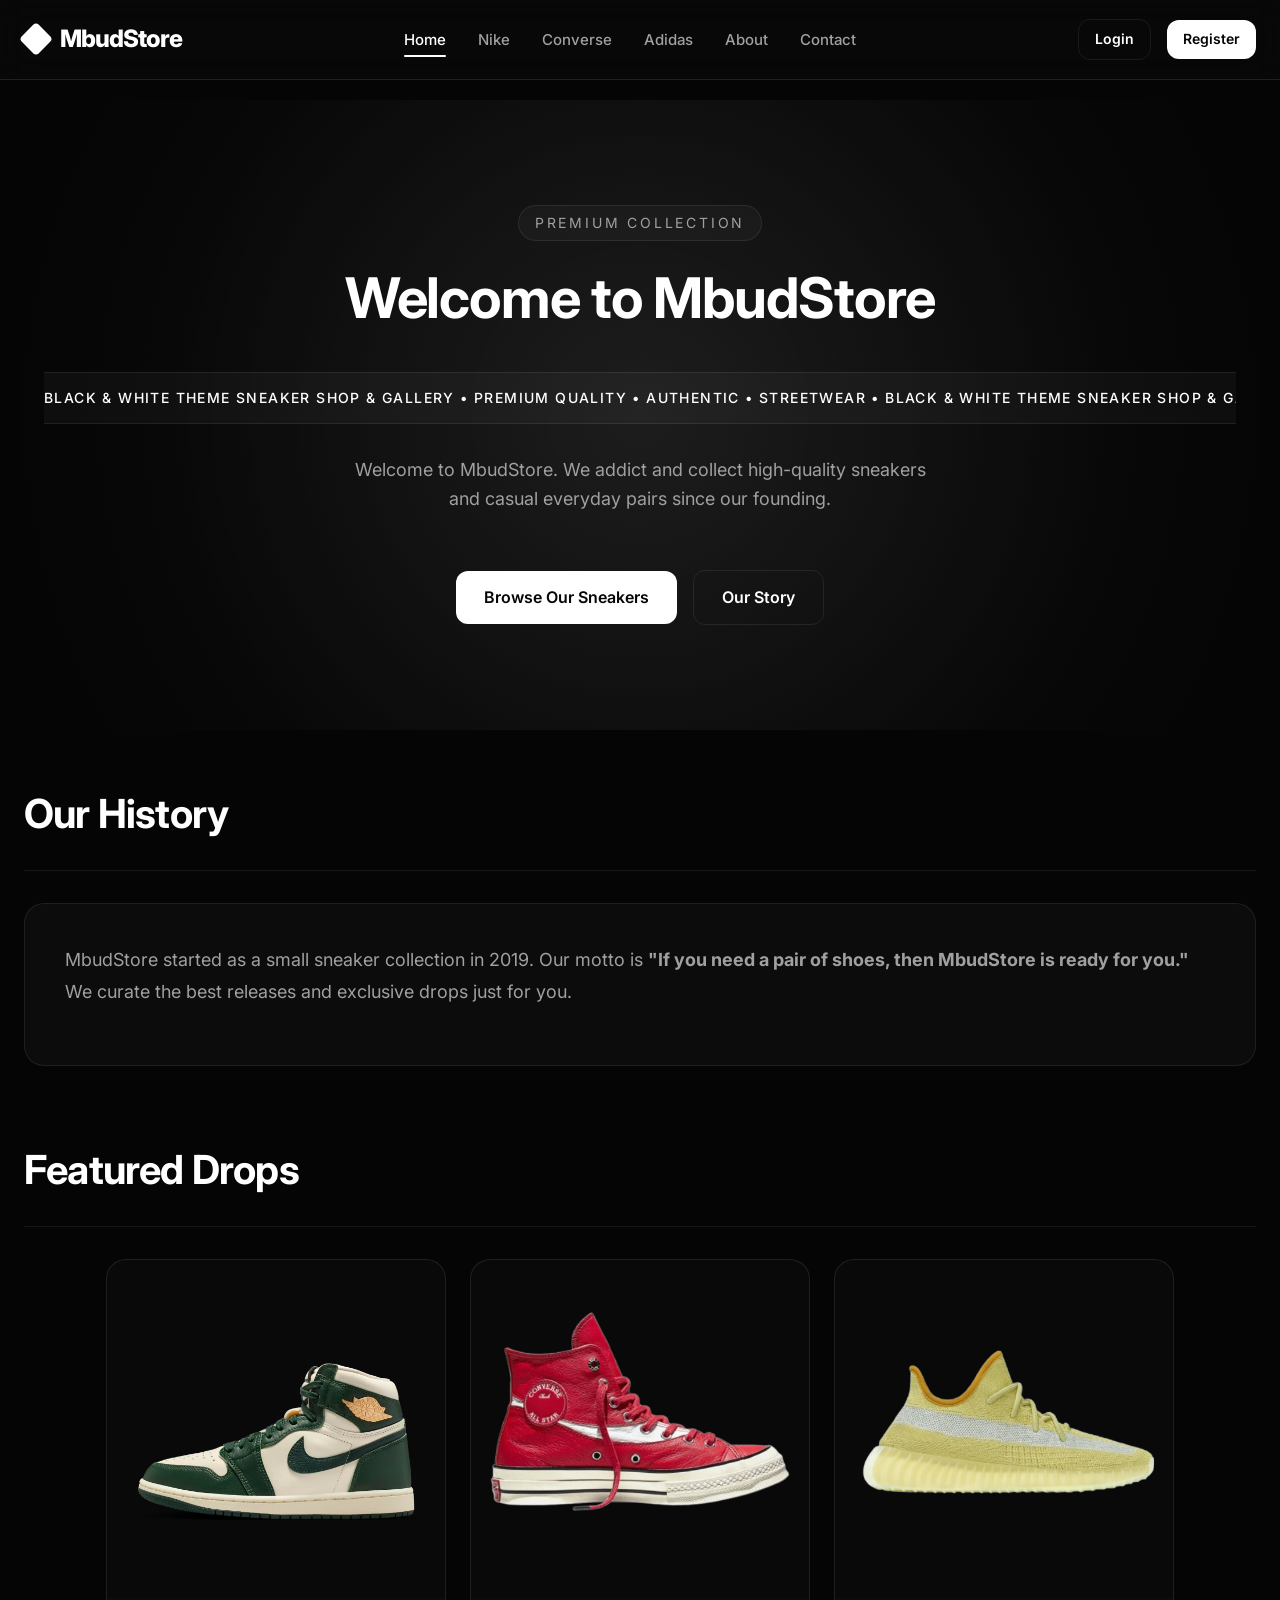
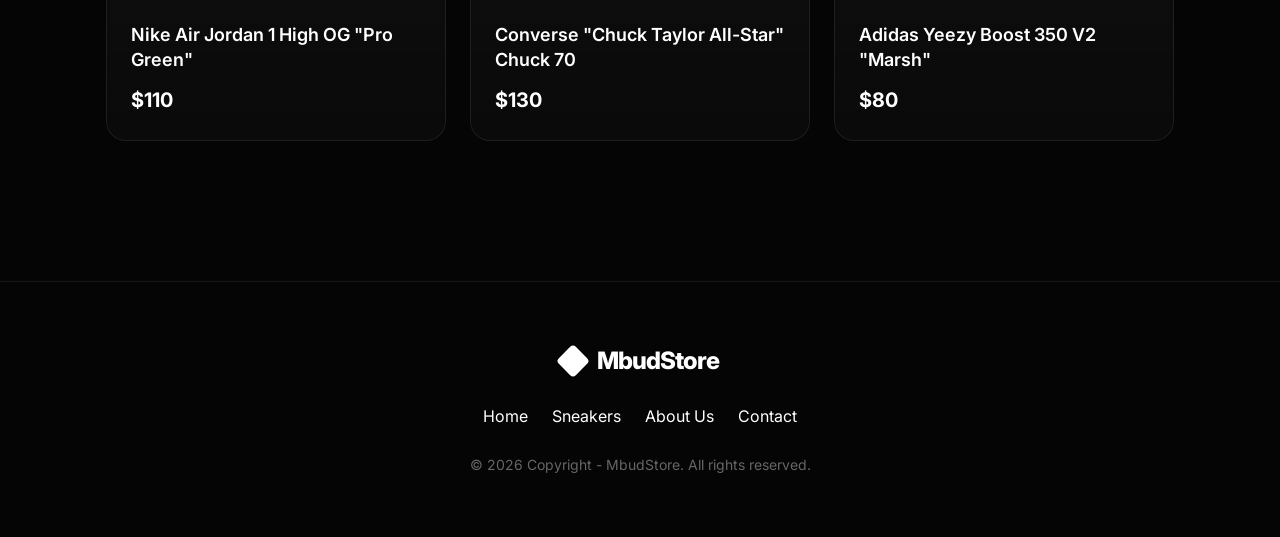
<file: index.html>
<!doctype html>
<html lang="en">
<head>
  <meta charset="utf-8">
  <meta name="viewport" content="width=device-width, initial-scale=1.0">
  <title>Home - MbudStore Premium Sneakers</title>
  <link rel="stylesheet" href="css/style.css">
  <script src="js/main.js" defer></script>
</head>
<body>
  <!-- Global Site Header -->
  <header class="site-header">
    <div class="nav-container">
      <a href="index.html" class="brand">MbudStore</a>
      <button class="menu-toggle" aria-label="Toggle Menu">
        <span class="menu-icon"></span>
      </button>
      <nav class="nav-menu">
        <ul>
          <li><a href="index.html" class="nav-link active">Home</a></li>
          <li><a href="sneakers.html" class="nav-link">Nike</a></li>
          <li><a href="running.html" class="nav-link">Converse</a></li>
          <li><a href="casual.html" class="nav-link">Adidas</a></li>
          <li><a href="about.html" class="nav-link">About</a></li>
          <li><a href="contact.html" class="nav-link">Contact</a></li>
        </ul>
      </nav>
      <div class="nav-actions">
        <a href="login.html" class="btn btn-outline" style="padding: 8px 16px; font-size: 14px;">Login</a>
        <a href="register.html" class="btn btn-primary" style="padding: 8px 16px; font-size: 14px;">Register</a>
      </div>
    </div>
  </header>

  <div class="page-wrapper">
    <main class="main-container">
      <!-- Hero Section -->
      <section class="header-hero reveal" id="hero">
        <div class="hero-subtitle">Premium Collection</div>
        <h1>Welcome to MbudStore</h1>
        
        <div class="marquee-wrapper mt-24">
          <div class="marquee-content">
            BLACK & WHITE THEME SNEAKER SHOP & GALLERY • PREMIUM QUALITY • AUTHENTIC • STREETWEAR • 
            BLACK & WHITE THEME SNEAKER SHOP & GALLERY • PREMIUM QUALITY • AUTHENTIC • STREETWEAR
          </div>
        </div>
        
        <p style="max-width: 600px; margin: 32px auto; font-size: 18px;">
          Welcome to MbudStore. We addict and collect high-quality sneakers and casual everyday pairs since our founding.
        </p>
        
        <div class="flex-center mt-24">
          <a href="sneakers.html" class="btn btn-primary">Browse Our Sneakers</a>
          <a href="#history" class="btn btn-outline" style="margin-left: 16px;">Our Story</a>
        </div>
      </section>

      <!-- History Section -->
      <section class="section reveal" id="history">
        <div class="section-header">
          <h2>Our History</h2>
        </div>
        <div style="background: var(--surface-color); padding: 40px; border-radius: 20px; border: 1px solid var(--border-color);">
          <p style="font-size: 18px; line-height: 1.8;">MbudStore started as a small sneaker collection in 2019. Our motto is <strong>"If you need a pair of shoes, then MbudStore is ready for you."</strong> We curate the best releases and exclusive drops just for you.</p>
        </div>
      </section>

      <!-- Featured Section -->
      <section class="section reveal" id="featured">
        <div class="section-header">
          <h2>Featured Drops</h2>
        </div>
        <div class="shoe-grid" style="justify-content: center;">
          <!-- Card 1: Nike -->
          <a href="sneakers.html" class="shoe-card">
            <div class="shoe-image-wrap">
              <img src="images/sneaker2.jpg" alt="Nike Air Jordan 1 High OG Pro Green" onerror="this.src=''; this.style.opacity=0;">
            </div>
            <div class="shoe-info">
              <div class="shoe-title">Nike Air Jordan 1 High OG "Pro Green"</div>
              <div class="shoe-meta">
                <div class="shoe-price">$110</div>
              </div>
            </div>
          </a>
          <!-- Card 2: Converse -->
          <a href="running.html" class="shoe-card">
            <div class="shoe-image-wrap">
              <img src="images/runner5.jpg" alt="Converse Chuck Taylor All-Star Chuck 70" onerror="this.src=''; this.style.opacity=0;">
            </div>
            <div class="shoe-info">
              <div class="shoe-title">Converse "Chuck Taylor All-Star" Chuck 70</div>
              <div class="shoe-meta">
                <div class="shoe-price">$130</div>
              </div>
            </div>
          </a>
          <!-- Card 3: Adidas -->
          <a href="casual.html" class="shoe-card">
            <div class="shoe-image-wrap">
              <img src="images/casual3.jpg" alt="Adidas Yeezy Boost 350 V2 Marsh" onerror="this.src=''; this.style.opacity=0;">
            </div>
            <div class="shoe-info">
              <div class="shoe-title">Adidas Yeezy Boost 350 V2 "Marsh"</div>
              <div class="shoe-meta">
                <div class="shoe-price">$80</div>
              </div>
            </div>
          </a>
        </div>
      </section>
    </main>

    <!-- Global Footer -->
    <footer class="site-footer reveal">
      <div class="footer-inner">
        <div class="brand">MbudStore</div>
        <div class="footer-links">
          <a href="index.html">Home</a>
          <a href="sneakers.html">Sneakers</a>
          <a href="about.html">About Us</a>
          <a href="contact.html">Contact</a>
        </div>
        <div class="footer-copy">© 2026 Copyright - MbudStore. All rights reserved.</div>
      </div>
    </footer>
  </div>
</body>
</html>
</file>
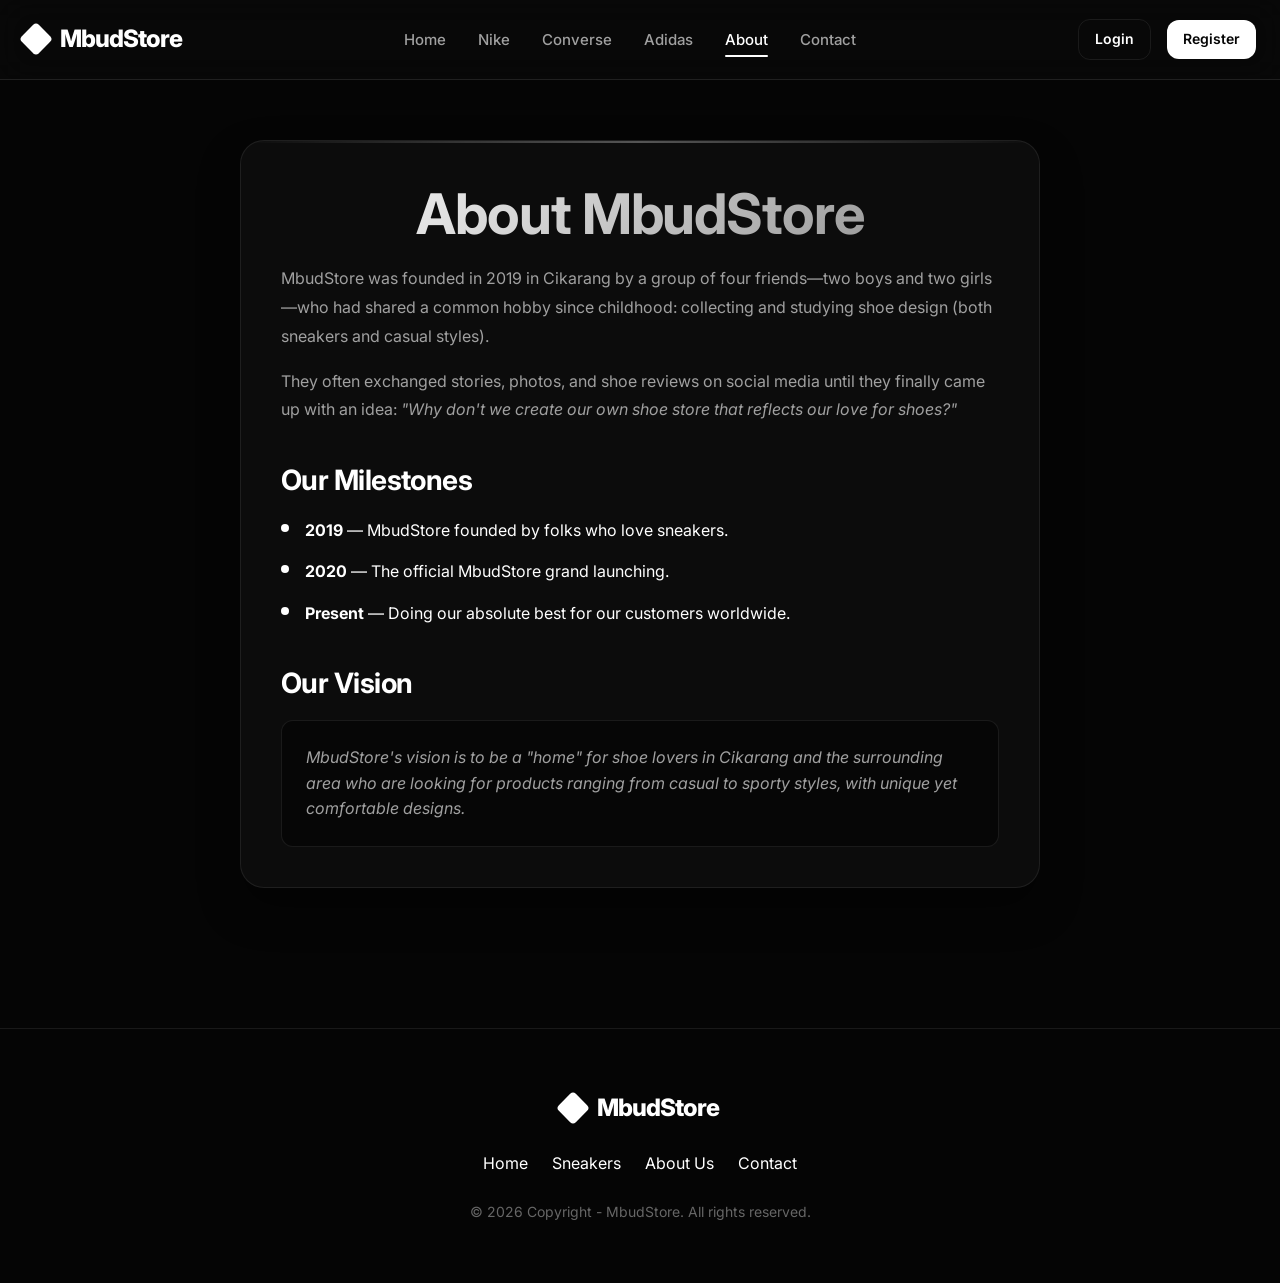
<file: about.html>
<!doctype html>
<html lang="en">
<head>
  <meta charset="utf-8">
  <meta name="viewport" content="width=device-width, initial-scale=1.0">
  <title>About Us - MbudStore Premium</title>
  <link rel="stylesheet" href="css/style.css">
  <script src="js/main.js" defer></script>
</head>
<body>
  <header class="site-header">
    <div class="nav-container">
      <a href="index.html" class="brand">MbudStore</a>
      <button class="menu-toggle" aria-label="Toggle Menu"><span class="menu-icon"></span></button>
      <nav class="nav-menu">
        <ul>
          <li><a href="index.html" class="nav-link">Home</a></li>
          <li><a href="sneakers.html" class="nav-link">Nike</a></li>
          <li><a href="running.html" class="nav-link">Converse</a></li>
          <li><a href="casual.html" class="nav-link">Adidas</a></li>
          <li><a href="about.html" class="nav-link active">About</a></li>
          <li><a href="contact.html" class="nav-link">Contact</a></li>
        </ul>
      </nav>
      <div class="nav-actions">
        <a href="login.html" class="btn btn-outline" style="padding: 8px 16px; font-size: 14px;">Login</a>
        <a href="register.html" class="btn btn-primary" style="padding: 8px 16px; font-size: 14px;">Register</a>
      </div>
    </div>
  </header>

  <div class="page-wrapper">
    <main class="main-container">
      <section class="section reveal pt-40" style="margin-top: 40px;">
        <div class="card-form mx-auto" style="max-width: 800px;">
          <h1 class="text-center mb-24 text-gradient">About MbudStore</h1>
          
          <div style="font-size: 18px; line-height: 1.8; color: var(--text-secondary); margin-bottom: 32px;">
            <p>MbudStore was founded in 2019 in Cikarang by a group of four friends—two boys and two girls—who had shared a common hobby since childhood: collecting and studying shoe design (both sneakers and casual styles).</p>
            <p>They often exchanged stories, photos, and shoe reviews on social media until they finally came up with an idea: <em>"Why don't we create our own shoe store that reflects our love for shoes?"</em></p>
          </div>

          <h3 style="color: var(--text-primary); margin-top: 40px; margin-bottom: 20px;">Our Milestones</h3>
          <ul style="list-style: none; padding-left: 0;">
            <li style="margin-bottom: 16px; padding-left: 24px; position: relative;">
              <span style="position: absolute; left: 0; top: 6px; width: 8px; height: 8px; border-radius: 50%; background: var(--text-primary);"></span>
              <strong>2019</strong> — MbudStore founded by folks who love sneakers.
            </li>
            <li style="margin-bottom: 16px; padding-left: 24px; position: relative;">
              <span style="position: absolute; left: 0; top: 6px; width: 8px; height: 8px; border-radius: 50%; background: var(--text-primary);"></span>
              <strong>2020</strong> — The official MbudStore grand launching.
            </li>
            <li style="margin-bottom: 16px; padding-left: 24px; position: relative;">
              <span style="position: absolute; left: 0; top: 6px; width: 8px; height: 8px; border-radius: 50%; background: var(--text-primary);"></span>
              <strong>Present</strong> — Doing our absolute best for our customers worldwide.
            </li>
          </ul>

          <h3 style="color: var(--text-primary); margin-top: 40px; margin-bottom: 20px;">Our Vision</h3>
          <div style="padding: 24px; background: rgba(0,0,0,0.4); border-radius: 12px; border: 1px solid var(--border-color);">
            <p style="margin: 0; font-style: italic;">
              MbudStore's vision is to be a "home" for shoe lovers in Cikarang and the surrounding area who are looking for products ranging from casual to sporty styles, with unique yet comfortable designs.
            </p>
          </div>
        </div>
      </section>
    </main>

    <footer class="site-footer">
      <div class="footer-inner">
        <div class="brand">MbudStore</div>
        <div class="footer-links">
          <a href="index.html">Home</a>
          <a href="sneakers.html">Sneakers</a>
          <a href="about.html">About Us</a>
          <a href="contact.html">Contact</a>
        </div>
        <div class="footer-copy">© 2026 Copyright - MbudStore. All rights reserved.</div>
      </div>
    </footer>
  </div>
</body>
</html>
</file>
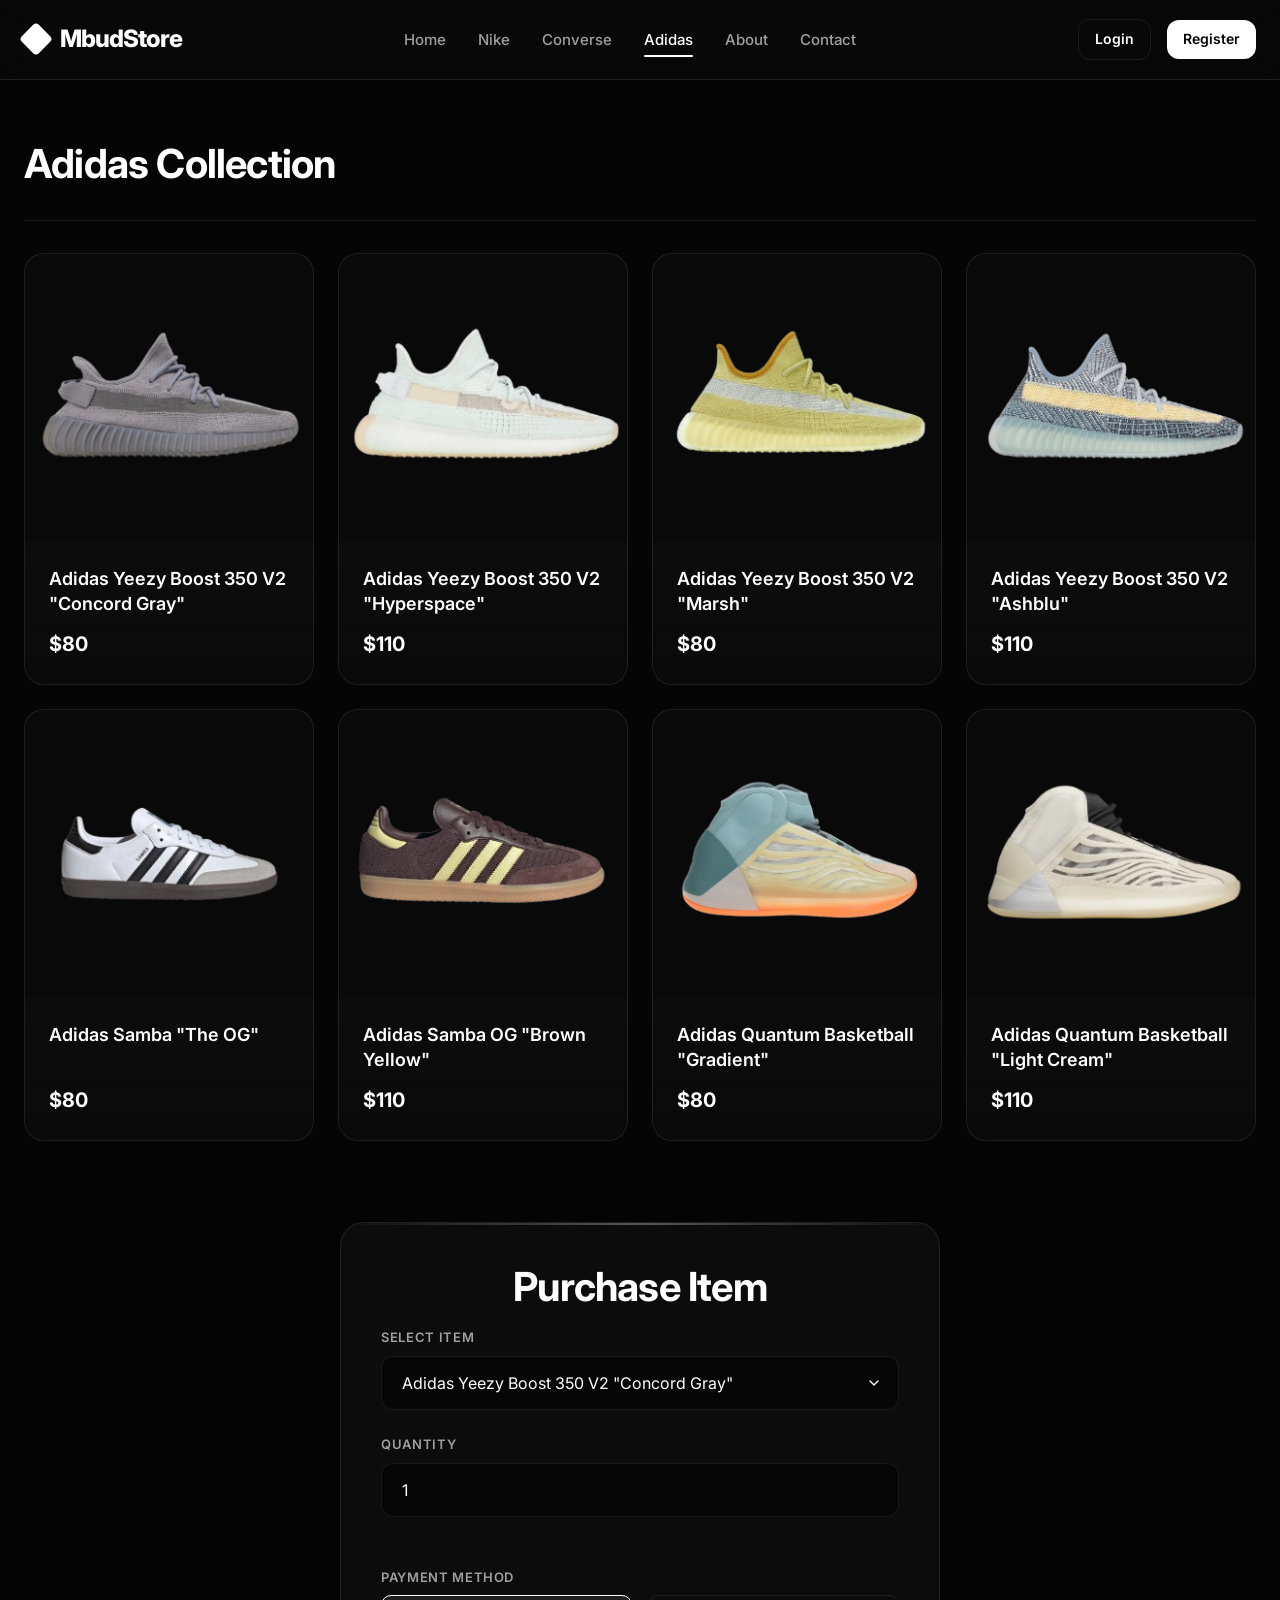
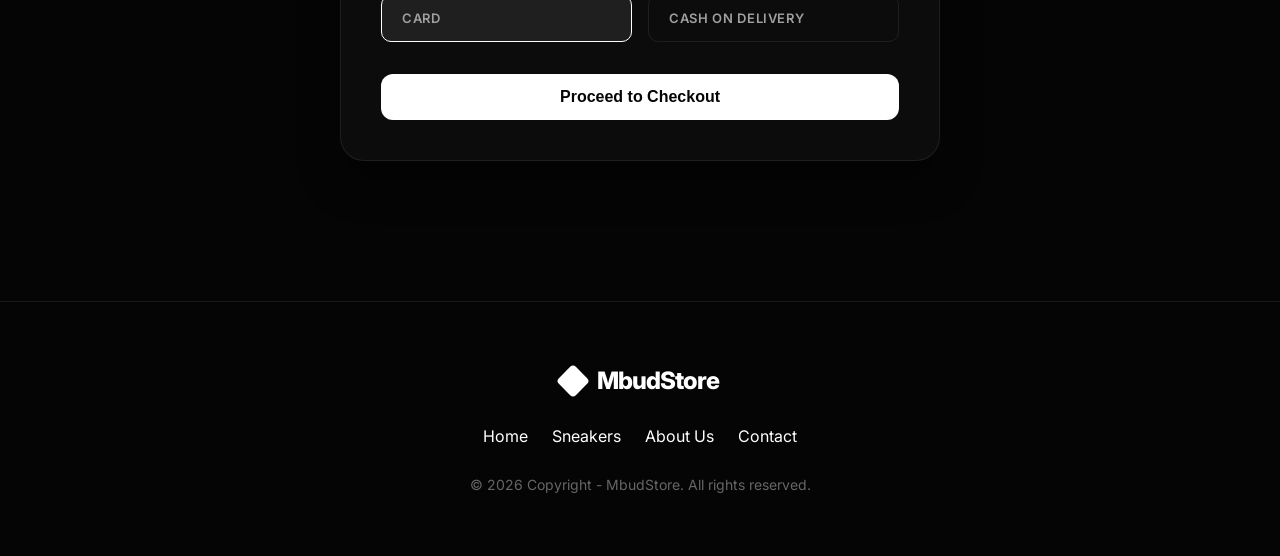
<file: casual.html>
<!doctype html>
<html lang="en">
<head>
  <meta charset="utf-8">
  <meta name="viewport" content="width=device-width, initial-scale=1.0">
  <title>Adidas Collection - MbudStore Premium</title>
  <link rel="stylesheet" href="css/style.css">
  <script src="js/main.js" defer></script>
</head>
<body>
  <header class="site-header">
    <div class="nav-container">
      <a href="index.html" class="brand">MbudStore</a>
      <button class="menu-toggle" aria-label="Toggle Menu"><span class="menu-icon"></span></button>
      <nav class="nav-menu">
        <ul>
          <li><a href="index.html" class="nav-link">Home</a></li>
          <li><a href="sneakers.html" class="nav-link">Nike</a></li>
          <li><a href="running.html" class="nav-link">Converse</a></li>
          <li><a href="casual.html" class="nav-link active">Adidas</a></li>
          <li><a href="about.html" class="nav-link">About</a></li>
          <li><a href="contact.html" class="nav-link">Contact</a></li>
        </ul>
      </nav>
      <div class="nav-actions">
        <a href="login.html" class="btn btn-outline" style="padding: 8px 16px; font-size: 14px;">Login</a>
        <a href="register.html" class="btn btn-primary" style="padding: 8px 16px; font-size: 14px;">Register</a>
      </div>
    </div>
  </header>

  <div class="page-wrapper">
    <main class="main-container">
      <section class="section reveal pt-40" style="margin-top: 40px;">
        <div class="section-header">
          <h2>Adidas Collection</h2>
        </div>
        <div class="shoe-grid">
          <div class="shoe-card">
            <div class="shoe-image-wrap"><img src="images/casual1.jpg" alt="Adidas Yeezy Boost" onerror="this.src=''; this.style.opacity=0;"></div>
            <div class="shoe-info">
              <div class="shoe-title">Adidas Yeezy Boost 350 V2 "Concord Gray"</div>
              <div class="shoe-meta"><div class="shoe-price">$80</div></div>
            </div>
          </div>
          <div class="shoe-card">
            <div class="shoe-image-wrap"><img src="images/casual2.jpg" alt="Adidas Yeezy Boost" onerror="this.src=''; this.style.opacity=0;"></div>
            <div class="shoe-info">
              <div class="shoe-title">Adidas Yeezy Boost 350 V2 "Hyperspace"</div>
              <div class="shoe-meta"><div class="shoe-price">$110</div></div>
            </div>
          </div>
          <div class="shoe-card">
            <div class="shoe-image-wrap"><img src="images/casual3.jpg" alt="Adidas Yeezy Boost" onerror="this.src=''; this.style.opacity=0;"></div>
            <div class="shoe-info">
              <div class="shoe-title">Adidas Yeezy Boost 350 V2 "Marsh"</div>
              <div class="shoe-meta"><div class="shoe-price">$80</div></div>
            </div>
          </div>
          <div class="shoe-card">
            <div class="shoe-image-wrap"><img src="images/casual4.jpg" alt="Adidas Yeezy Boost" onerror="this.src=''; this.style.opacity=0;"></div>
            <div class="shoe-info">
              <div class="shoe-title">Adidas Yeezy Boost 350 V2 "Ashblu"</div>
              <div class="shoe-meta"><div class="shoe-price">$110</div></div>
            </div>
          </div>
          <div class="shoe-card">
            <div class="shoe-image-wrap"><img src="images/casual5.jpg" alt="Adidas Samba" onerror="this.src=''; this.style.opacity=0;"></div>
            <div class="shoe-info">
              <div class="shoe-title">Adidas Samba "The OG"</div>
              <div class="shoe-meta"><div class="shoe-price">$80</div></div>
            </div>
          </div>
          <div class="shoe-card">
            <div class="shoe-image-wrap"><img src="images/casual6.jpg" alt="Adidas Samba" onerror="this.src=''; this.style.opacity=0;"></div>
            <div class="shoe-info">
              <div class="shoe-title">Adidas Samba OG "Brown Yellow"</div>
              <div class="shoe-meta"><div class="shoe-price">$110</div></div>
            </div>
          </div>
          <div class="shoe-card">
            <div class="shoe-image-wrap"><img src="images/casual7.jpg" alt="Adidas Quantum" onerror="this.src=''; this.style.opacity=0;"></div>
            <div class="shoe-info">
              <div class="shoe-title">Adidas Quantum Basketball "Gradient"</div>
              <div class="shoe-meta"><div class="shoe-price">$80</div></div>
            </div>
          </div>
          <div class="shoe-card">
            <div class="shoe-image-wrap"><img src="images/casual8.jpg" alt="Adidas Quantum" onerror="this.src=''; this.style.opacity=0;"></div>
            <div class="shoe-info">
              <div class="shoe-title">Adidas Quantum Basketball "Light Cream"</div>
              <div class="shoe-meta"><div class="shoe-price">$110</div></div>
            </div>
          </div>
        </div>
      </section>

      <section class="section reveal">
        <div class="card-form my-40" style="max-width: 600px;">
          <h2 class="text-center mb-24">Purchase Item</h2>
          <form id="purchaseForm">
            <div class="form-group">
              <label>Select Item</label>
              <select id="itemSel" class="form-control">
                <option>Adidas Yeezy Boost 350 V2 "Concord Gray"</option>
                <option>Adidas Yeezy Boost 350 V2 "Hyperspace"</option>
                <option>Adidas Yeezy Boost 350 V2 "Marsh"</option>
                <option>Adidas Yeezy Boost 350 V2 "Ashblu"</option>
                <option>Adidas Samba "The OG"</option>
                <option>Adidas Samba OG "Brown Yellow"</option>
                <option>Adidas Quantum Basketball "Gradient"</option>
                <option>Adidas Quantum Basketball "Light Cream"</option>
              </select>
            </div>
            <div class="form-group">
              <label>Quantity</label>
              <input id="qty" type="number" class="form-control" value="1" min="1">
              <div id="errQty" class="form-error"></div>
            </div>
            <div class="form-group">
              <label>Payment Method</label>
              <div class="radio-group">
                <label class="radio-label">
                  <input type="radio" name="pay" value="card" checked> Card
                </label>
                <label class="radio-label">
                  <input type="radio" name="pay" value="cod"> Cash on Delivery
                </label>
              </div>
            </div>
            <button type="submit" class="btn btn-primary w-100">Proceed to Checkout</button>
          </form>
        </div>
      </section>
    </main>

    <footer class="site-footer">
      <div class="footer-inner">
        <div class="brand">MbudStore</div>
        <div class="footer-links">
          <a href="index.html">Home</a>
          <a href="sneakers.html">Sneakers</a>
          <a href="about.html">About Us</a>
          <a href="contact.html">Contact</a>
        </div>
        <div class="footer-copy">© 2026 Copyright - MbudStore. All rights reserved.</div>
      </div>
    </footer>
  </div>
</body>
</html>
</file>
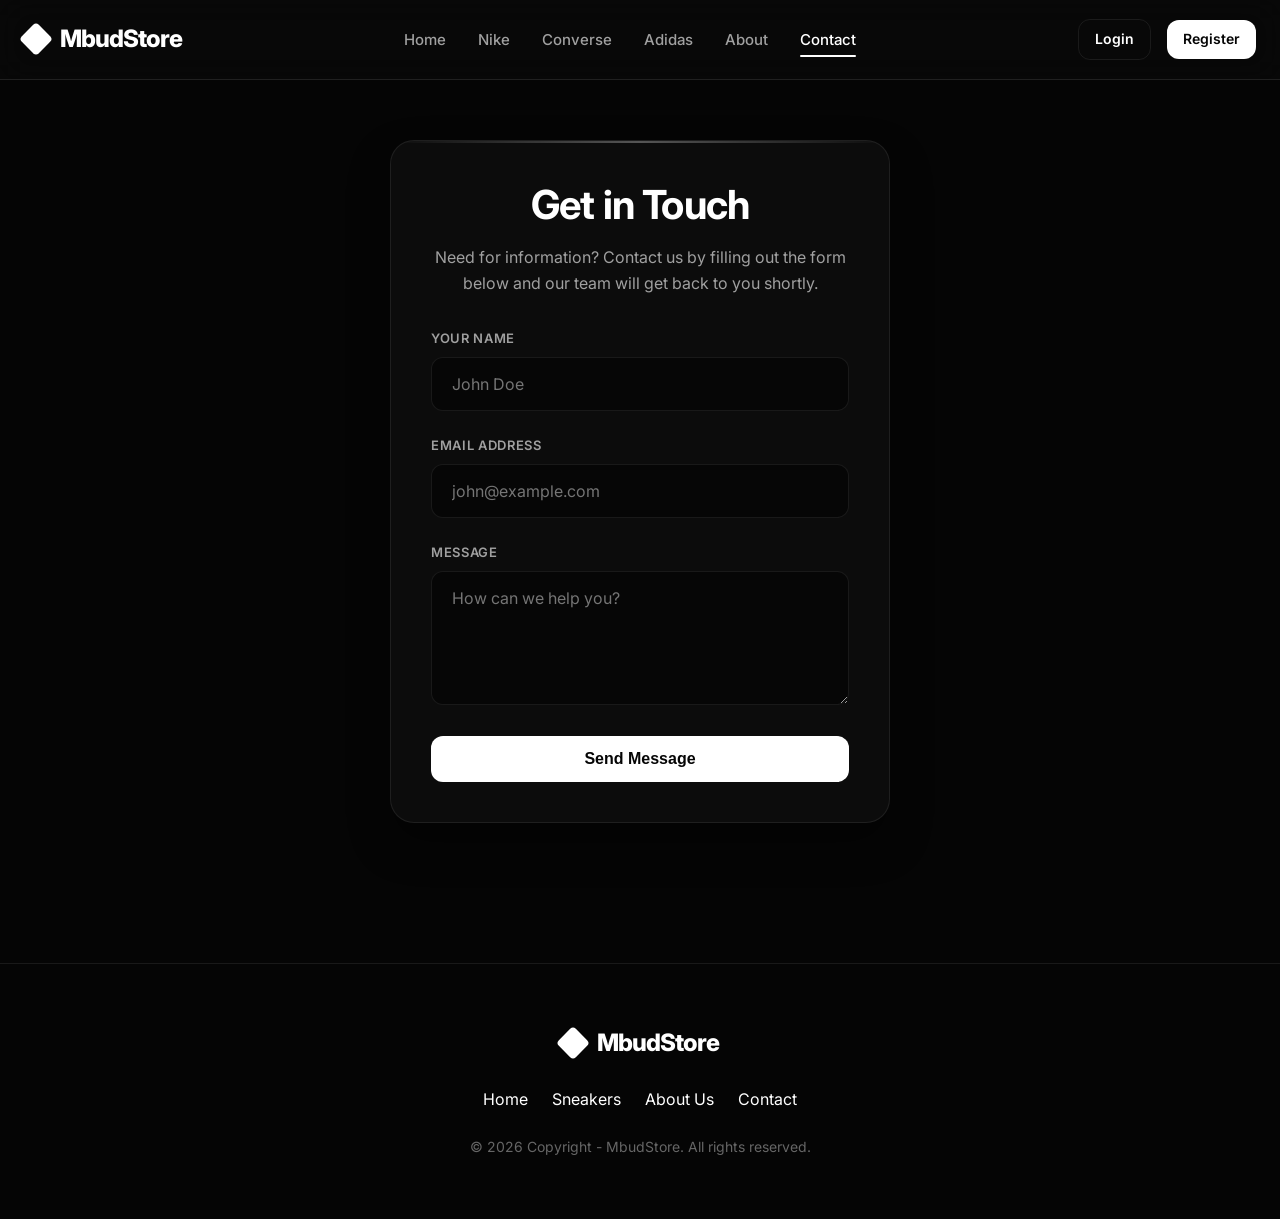
<file: contact.html>
<!doctype html>
<html lang="en">
<head>
  <meta charset="utf-8">
  <meta name="viewport" content="width=device-width, initial-scale=1.0">
  <title>Contact Us - MbudStore Premium</title>
  <link rel="stylesheet" href="css/style.css">
  <script src="js/main.js" defer></script>
</head>
<body>
  <header class="site-header">
    <div class="nav-container">
      <a href="index.html" class="brand">MbudStore</a>
      <button class="menu-toggle" aria-label="Toggle Menu"><span class="menu-icon"></span></button>
      <nav class="nav-menu">
        <ul>
          <li><a href="index.html" class="nav-link">Home</a></li>
          <li><a href="sneakers.html" class="nav-link">Nike</a></li>
          <li><a href="running.html" class="nav-link">Converse</a></li>
          <li><a href="casual.html" class="nav-link">Adidas</a></li>
          <li><a href="about.html" class="nav-link">About</a></li>
          <li><a href="contact.html" class="nav-link active">Contact</a></li>
        </ul>
      </nav>
      <div class="nav-actions">
        <a href="login.html" class="btn btn-outline" style="padding: 8px 16px; font-size: 14px;">Login</a>
        <a href="register.html" class="btn btn-primary" style="padding: 8px 16px; font-size: 14px;">Register</a>
      </div>
    </div>
  </header>

  <div class="page-wrapper">
    <main class="main-container flex-center">
      <section class="section reveal pt-40 w-100" style="margin-top: 40px;">
        <div class="card-form mx-auto">
          <h2 class="text-center mb-24">Get in Touch</h2>
          <p class="text-center" style="margin-bottom: 32px;">Need for information? Contact us by filling out the form below and our team will get back to you shortly.</p>
          
          <form id="contactForm">
            <div class="form-group">
              <label>Your Name</label>
              <input id="contactName" class="form-control" type="text" required placeholder="John Doe">
            </div>
            <div class="form-group">
              <label>Email Address</label>
              <input id="contactEmail" class="form-control" type="email" required placeholder="john@example.com">
            </div>
            <div class="form-group">
              <label>Message</label>
              <textarea id="contactMsg" class="form-control" rows="5" required placeholder="How can we help you?"></textarea>
            </div>
            <button id="contactSubmit" type="button" class="btn btn-primary w-100 btn-action" data-action="Sending...">Send Message</button>
          </form>
        </div>
      </section>
    </main>

    <footer class="site-footer">
      <div class="footer-inner">
        <div class="brand">MbudStore</div>
        <div class="footer-links">
          <a href="index.html">Home</a>
          <a href="sneakers.html">Sneakers</a>
          <a href="about.html">About Us</a>
          <a href="contact.html">Contact</a>
        </div>
        <div class="footer-copy">© 2026 Copyright - MbudStore. All rights reserved.</div>
      </div>
    </footer>
  </div>

  <script src="https://code.jquery.com/jquery-3.6.0.min.js"></script>
  <script>
    $('#contactSubmit').on('click', function(e){
      e.preventDefault();
      const name = $('#contactName').val().trim();
      const email = $('#contactEmail').val().trim();
      const msg = $('#contactMsg').val().trim();
      
      if(name.length < 2){ alert('Please enter your valid name.'); return; }
      if(email.indexOf('@') === -1){ alert('Please enter a valid email.'); return; }
      if(!msg){ alert('Please enter a message.'); return; }
      
      let $btn = $(this);
      $btn.text('Sending...');
      
      setTimeout(() => {
        alert('Message sent successfully. Thank You!');
        $('#contactForm')[0].reset();
        $btn.text('Send Message');
      }, 1000);
    });
  </script>
</body>
</html>
</file>
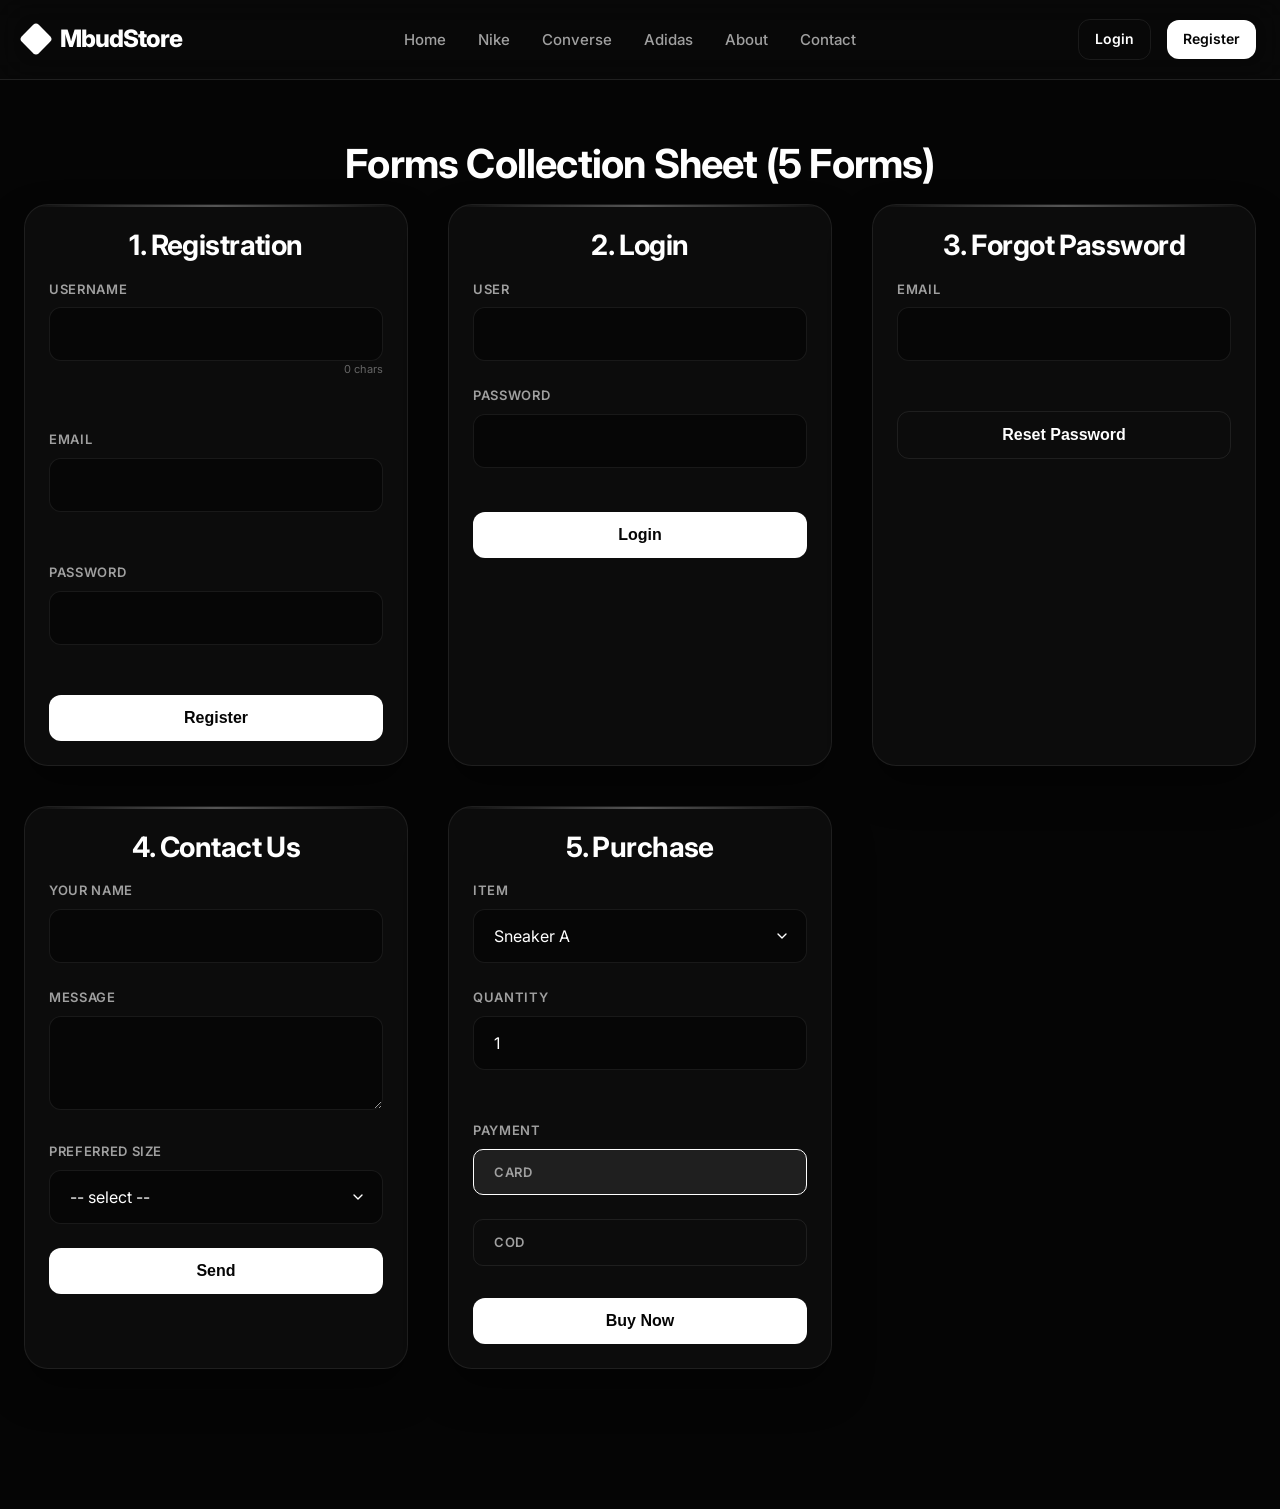
<file: forms.html>
<!doctype html>
<html lang="en">
<head>
  <meta charset="utf-8">
  <meta name="viewport" content="width=device-width, initial-scale=1.0">
  <title>Forms Component Sheet - MbudStore Premium</title>
  <link rel="stylesheet" href="css/style.css">
  <script src="js/main.js" defer></script>
</head>
<body>
  <header class="site-header">
    <div class="nav-container">
      <a href="index.html" class="brand">MbudStore</a>
      <button class="menu-toggle" aria-label="Toggle Menu"><span class="menu-icon"></span></button>
      <nav class="nav-menu">
        <ul>
          <li><a href="index.html" class="nav-link">Home</a></li>
          <li><a href="sneakers.html" class="nav-link">Nike</a></li>
          <li><a href="running.html" class="nav-link">Converse</a></li>
          <li><a href="casual.html" class="nav-link">Adidas</a></li>
          <li><a href="about.html" class="nav-link">About</a></li>
          <li><a href="contact.html" class="nav-link">Contact</a></li>
        </ul>
      </nav>
      <div class="nav-actions">
        <a href="login.html" class="btn btn-outline" style="padding: 8px 16px; font-size: 14px;">Login</a>
        <a href="register.html" class="btn btn-primary" style="padding: 8px 16px; font-size: 14px;">Register</a>
      </div>
    </div>
  </header>

  <div class="page-wrapper">
    <main class="main-container flex-center">
      <section class="section reveal pt-40 w-100" style="margin-top: 40px;">
        <h2 class="text-center mb-24">Forms Collection Sheet (5 Forms)</h2>
        <div style="display: grid; grid-template-columns: repeat(auto-fit, minmax(320px, 1fr)); gap: 40px; margin: 0 auto;">
          
          <!-- Registration -->
          <div class="card-form" style="margin: 0; padding: 24px;">
            <h3 class="mb-24 text-center">1. Registration</h3>
            <form id="registerForm">
              <div class="form-group">
                <label>Username</label>
                <input id="regUsername" class="form-control" type="text">
                <div id="charCount" class="small" style="text-align: right; color: var(--text-muted); font-size: 11px;">0 chars</div>
                <div id="errRegUser" class="form-error"></div>
              </div>
              <div class="form-group">
                <label>Email</label>
                <input id="regEmail" class="form-control" type="email">
                <div id="errRegEmail" class="form-error"></div>
              </div>
              <div class="form-group">
                <label>Password</label>
                <input id="regPass" class="form-control" type="password">
                <div id="errRegPass" class="form-error"></div>
              </div>
              <button type="submit" class="btn btn-primary w-100">Register</button>
            </form>
          </div>

          <!-- Login -->
          <div class="card-form" style="margin: 0; padding: 24px;">
            <h3 class="mb-24 text-center">2. Login</h3>
            <form id="loginForm">
              <div class="form-group">
                <label>User</label>
                <input id="loginUser" class="form-control" type="text">
              </div>
              <div class="form-group">
                <label>Password</label>
                <input id="loginPass" class="form-control" type="password">
              </div>
              <div id="errLoginAuth" class="form-error"></div>
              <button type="submit" class="btn btn-primary w-100">Login</button>
            </form>
          </div>

          <!-- Forgot Password -->
          <div class="card-form" style="margin: 0; padding: 24px;">
            <h3 class="mb-24 text-center">3. Forgot Password</h3>
            <form id="forgotForm">
              <div class="form-group">
                <label>Email</label>
                <input id="forgotEmail" class="form-control" type="email">
                <div id="errForgot" class="form-error"></div>
              </div>
              <button type="submit" class="btn btn-outline w-100">Reset Password</button>
            </form>
          </div>

          <!-- Contact Us -->
          <div class="card-form" style="margin: 0; padding: 24px;">
            <h3 class="mb-24 text-center">4. Contact Us</h3>
            <form id="contactForm2">
              <div class="form-group">
                <label>Your Name</label>
                <input id="cName" class="form-control" type="text">
              </div>
              <div class="form-group">
                <label>Message</label>
                <textarea id="cMsg" class="form-control" rows="3"></textarea>
              </div>
              <div class="form-group">
                <label>Preferred Size</label>
                <select id="sizeSelect" class="form-control">
                  <option value=''>-- select --</option>
                  <option>6</option>
                  <option>7</option>
                  <option>8</option>
                  <option>9</option>
                </select>
                <div id="sizeInfo" class="small mt-1" style="color: var(--text-muted); font-size: 11px;"></div>
              </div>
              <button class="btn btn-primary w-100 btn-action" data-action="Send Message">Send</button>
            </form>
          </div>

          <!-- Purchase -->
          <div class="card-form" style="margin: 0; padding: 24px;">
            <h3 class="mb-24 text-center">5. Purchase</h3>
            <form id="purchaseForm">
              <div class="form-group">
                <label>Item</label>
                <select id="itemSel" class="form-control">
                  <option>Sneaker A</option>
                  <option>Runner B</option>
                </select>
              </div>
              <div class="form-group">
                <label>Quantity</label>
                <input id="qty" type="number" class="form-control" value="1">
                <div id="errQty" class="form-error"></div>
              </div>
              <div class="form-group">
                <label>Payment</label>
                <div class="radio-group" style="flex-direction: column;">
                  <label class="radio-label"><input type="radio" name="pay" value="card" checked> Card</label>
                  <label class="radio-label"><input type="radio" name="pay" value="cod"> COD</label>
                </div>
              </div>
              <button type="submit" class="btn btn-primary w-100">Buy Now</button>
            </form>
          </div>

        </div>
      </section>
    </main>
  </div>

  <script>
    document.addEventListener('DOMContentLoaded', () => {
      // Small script specifically for contactForm2 to prevent default
      const btn = document.querySelector('#contactForm2 .btn-action');
      if(btn) {
        btn.addEventListener('click', (e) => {
          e.preventDefault();
          // Action handled in main.js generically
        });
      }
    });
  </script>
</body>
</html>
</file>
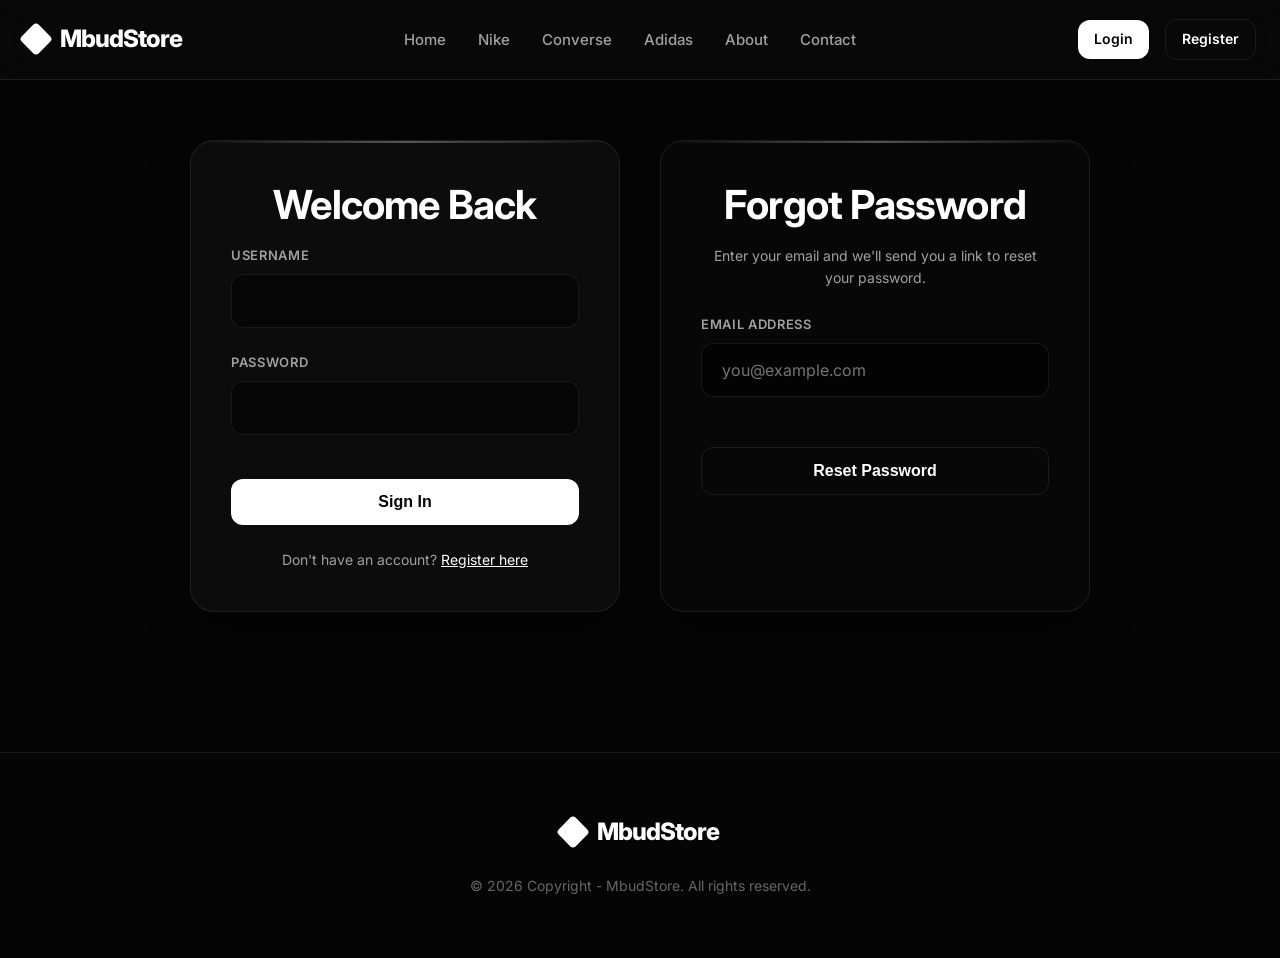
<file: login.html>
<!doctype html>
<html lang="en">
<head>
  <meta charset="utf-8">
  <meta name="viewport" content="width=device-width, initial-scale=1.0">
  <title>Login - MbudStore Premium</title>
  <link rel="stylesheet" href="css/style.css">
  <script src="js/main.js" defer></script>
</head>
<body>
  <header class="site-header">
    <div class="nav-container">
      <a href="index.html" class="brand">MbudStore</a>
      <button class="menu-toggle" aria-label="Toggle Menu"><span class="menu-icon"></span></button>
      <nav class="nav-menu">
        <ul>
          <li><a href="index.html" class="nav-link">Home</a></li>
          <li><a href="sneakers.html" class="nav-link">Nike</a></li>
          <li><a href="running.html" class="nav-link">Converse</a></li>
          <li><a href="casual.html" class="nav-link">Adidas</a></li>
          <li><a href="about.html" class="nav-link">About</a></li>
          <li><a href="contact.html" class="nav-link">Contact</a></li>
        </ul>
      </nav>
      <div class="nav-actions">
        <a href="login.html" class="btn btn-primary" style="padding: 8px 16px; font-size: 14px;">Login</a>
        <a href="register.html" class="btn btn-outline" style="padding: 8px 16px; font-size: 14px;">Register</a>
      </div>
    </div>
  </header>

  <div class="page-wrapper">
    <main class="main-container flex-center">
      <section class="section reveal pt-40 w-100" style="margin-top: 40px;">
        <div style="display: grid; grid-template-columns: repeat(auto-fit, minmax(320px, 1fr)); gap: 40px; max-width: 900px; margin: 0 auto;">
          
          <!-- Login Card -->
          <div class="card-form" style="margin: 0;">
            <h2 class="text-center mb-24">Welcome Back</h2>
            <form id="loginForm">
              <div class="form-group">
                <label>Username</label>
                <input id="loginUser" autocomplete="username" class="form-control" type="text" required>
              </div>
              <div class="form-group">
                <label>Password</label>
                <input id="loginPass" autocomplete="current-password" class="form-control" type="password" required>
              </div>
              <div id="errLoginAuth" class="form-error"></div>
              <button type="submit" class="btn btn-primary w-100">Sign In</button>
              <div class="text-center mt-24" style="font-size: 14px; color: var(--text-secondary);">
                Don't have an account? <a href="register.html" style="color: #fff; text-decoration: underline;">Register here</a>
              </div>
            </form>
          </div>

          <!-- Forgot Password Card -->
          <div class="card-form" style="margin: 0; background: rgba(255,255,255,0.01);">
            <h2 class="text-center mb-24">Forgot Password</h2>
            <p class="text-center" style="margin-bottom: 24px; font-size: 14px;">Enter your email and we'll send you a link to reset your password.</p>
            <form id="forgotForm">
              <div class="form-group">
                <label>Email Address</label>
                <input id="forgotEmail" class="form-control" type="email" required placeholder="you@example.com">
                <div id="errForgot" class="form-error"></div>
              </div>
              <button type="submit" class="btn btn-outline w-100">Reset Password</button>
            </form>
          </div>

        </div>
      </section>
    </main>

    <footer class="site-footer">
      <div class="footer-inner">
        <div class="brand">MbudStore</div>
        <div class="footer-copy">© 2026 Copyright - MbudStore. All rights reserved.</div>
      </div>
    </footer>
  </div>
</body>
</html>
</file>
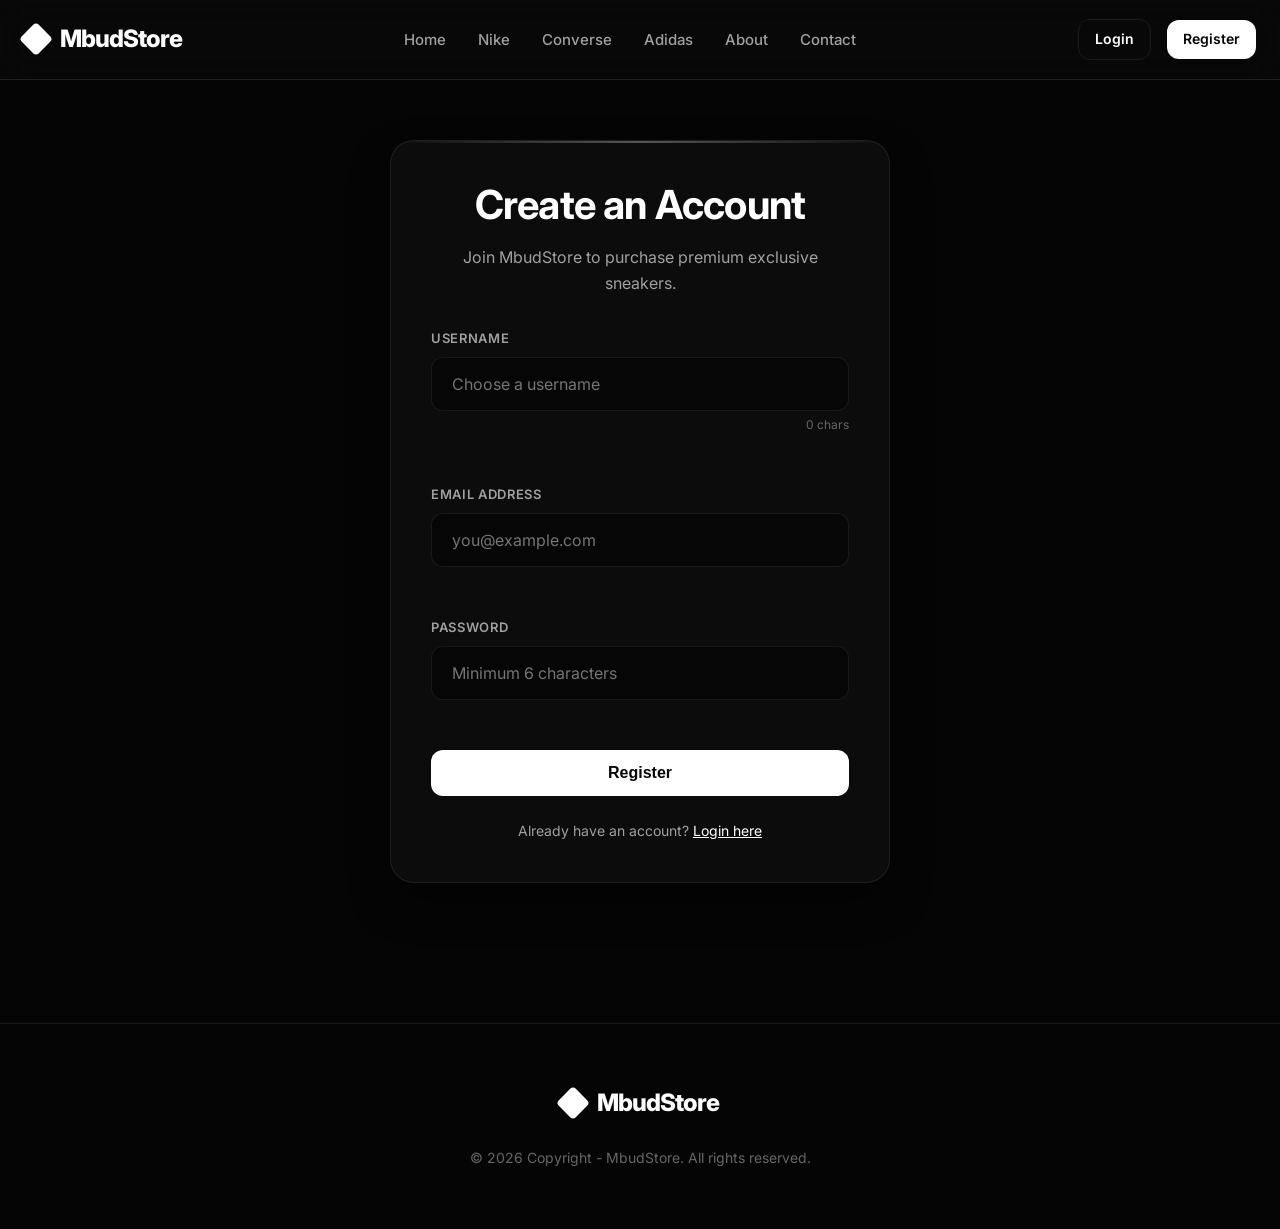
<file: register.html>
<!doctype html>
<html lang="en">
<head>
  <meta charset="utf-8">
  <meta name="viewport" content="width=device-width, initial-scale=1.0">
  <title>Register - MbudStore Premium</title>
  <link rel="stylesheet" href="css/style.css">
  <script src="js/main.js" defer></script>
</head>
<body>
  <header class="site-header">
    <div class="nav-container">
      <a href="index.html" class="brand">MbudStore</a>
      <button class="menu-toggle" aria-label="Toggle Menu"><span class="menu-icon"></span></button>
      <nav class="nav-menu">
        <ul>
          <li><a href="index.html" class="nav-link">Home</a></li>
          <li><a href="sneakers.html" class="nav-link">Nike</a></li>
          <li><a href="running.html" class="nav-link">Converse</a></li>
          <li><a href="casual.html" class="nav-link">Adidas</a></li>
          <li><a href="about.html" class="nav-link">About</a></li>
          <li><a href="contact.html" class="nav-link">Contact</a></li>
        </ul>
      </nav>
      <div class="nav-actions">
        <a href="login.html" class="btn btn-outline" style="padding: 8px 16px; font-size: 14px;">Login</a>
        <a href="register.html" class="btn btn-primary" style="padding: 8px 16px; font-size: 14px;">Register</a>
      </div>
    </div>
  </header>

  <div class="page-wrapper">
    <main class="main-container flex-center">
      <section class="section reveal pt-40 w-100" style="margin-top: 40px;">
        <div class="card-form mx-auto">
          <h2 class="text-center mb-24">Create an Account</h2>
          <p class="text-center" style="margin-bottom: 32px;">Join MbudStore to purchase premium exclusive sneakers.</p>
          <form id="registerForm">
            <div class="form-group">
              <label>Username</label>
              <input id="regUsername" class="form-control" type="text" placeholder="Choose a username">
              <div id="charCount" style="color: var(--text-muted); font-size: 12px; margin-top: 4px; text-align: right;">0 chars</div>
              <div id="errRegUser" class="form-error"></div>
            </div>
            <div class="form-group">
              <label>Email Address</label>
              <input id="regEmail" class="form-control" type="email" placeholder="you@example.com">
              <div id="errRegEmail" class="form-error"></div>
            </div>
            <div class="form-group">
              <label>Password</label>
              <input id="regPass" class="form-control" type="password" placeholder="Minimum 6 characters">
              <div id="errRegPass" class="form-error"></div>
            </div>
            <button type="submit" class="btn btn-primary w-100">Register</button>
            <div class="text-center mt-24" style="font-size: 14px; color: var(--text-secondary);">
              Already have an account? <a href="login.html" style="color: #fff; text-decoration: underline;">Login here</a>
            </div>
          </form>
        </div>
      </section>
    </main>

    <footer class="site-footer">
      <div class="footer-inner">
        <div class="brand">MbudStore</div>
        <div class="footer-copy">© 2026 Copyright - MbudStore. All rights reserved.</div>
      </div>
    </footer>
  </div>

  <script>
    // Specific script for character count handled in main.js, but we can ensure it works here too
    document.addEventListener('DOMContentLoaded', () => {
      const regUser = document.getElementById('regUsername');
      const charCount = document.getElementById('charCount');
      if(regUser && charCount) {
        regUser.addEventListener('input', () => {
          charCount.textContent = regUser.value.length + ' chars';
        });
      }
    });
  </script>
</body>
</html>
</file>
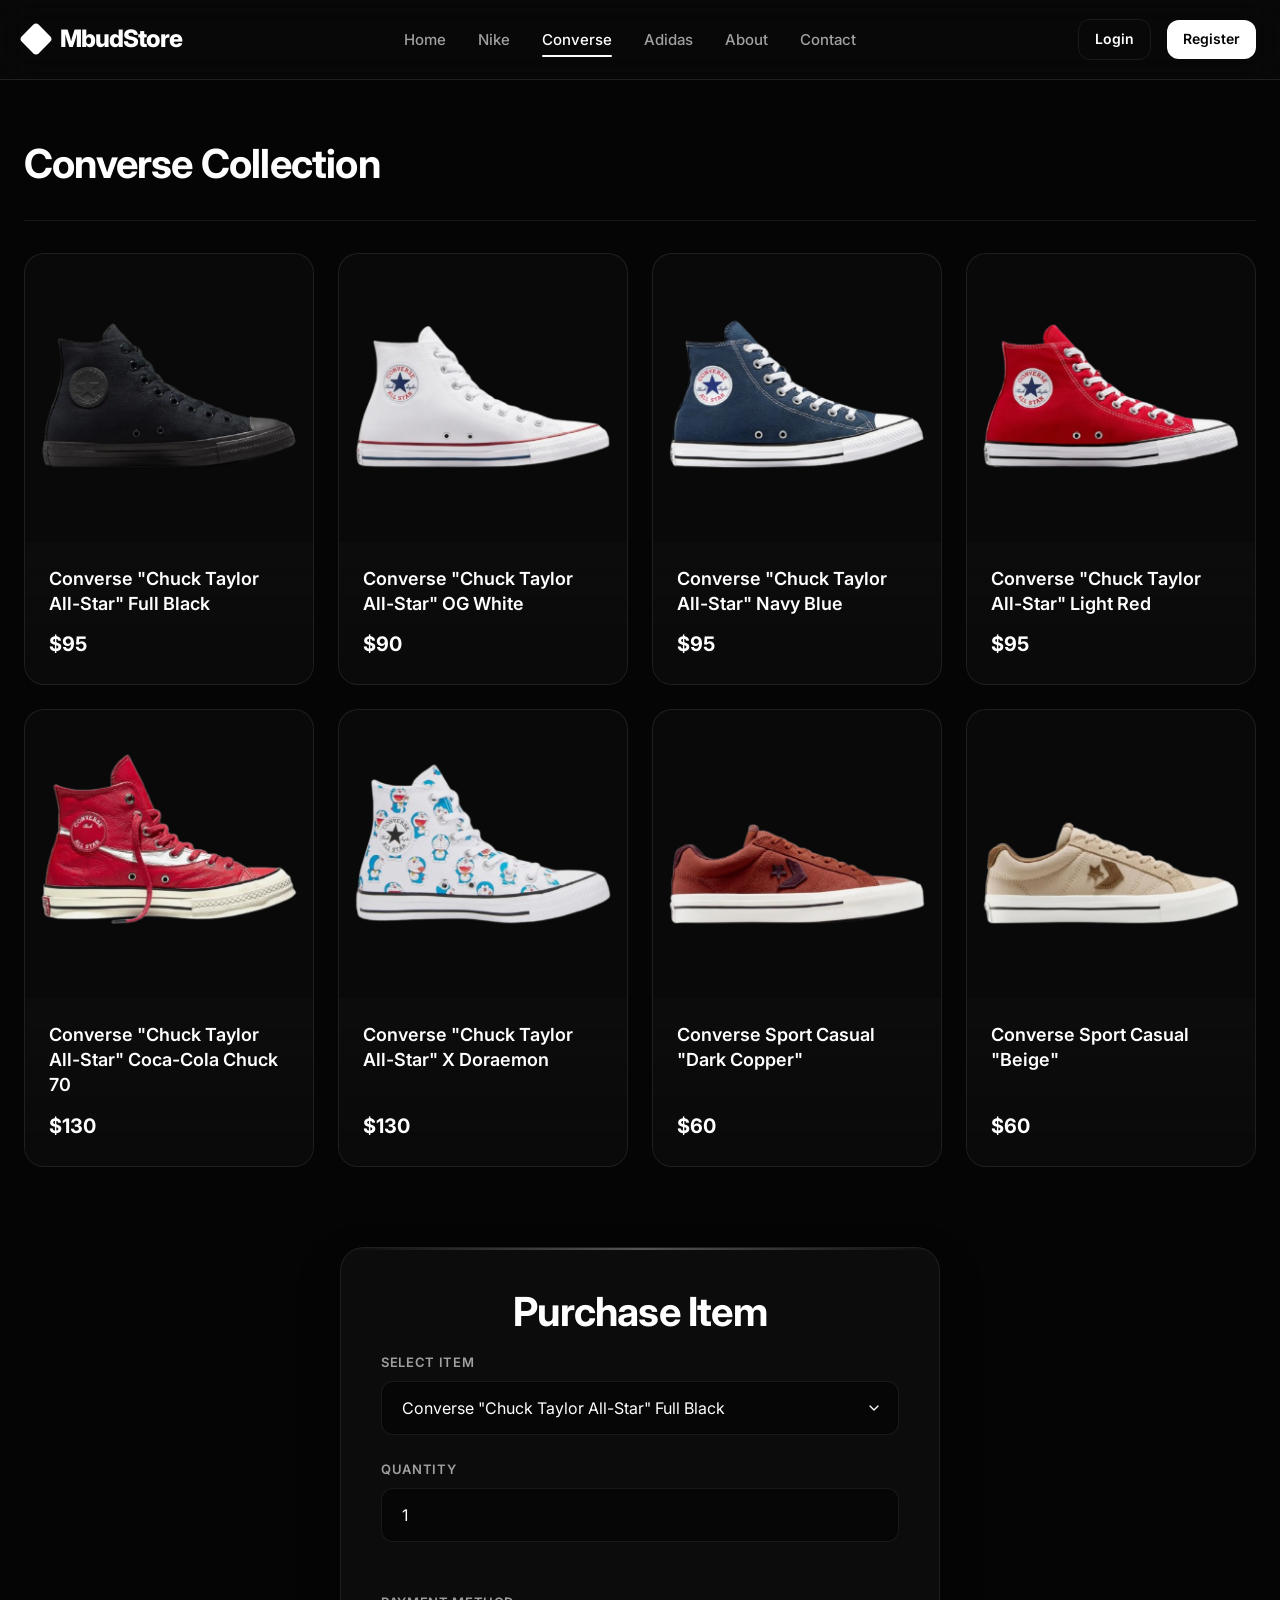
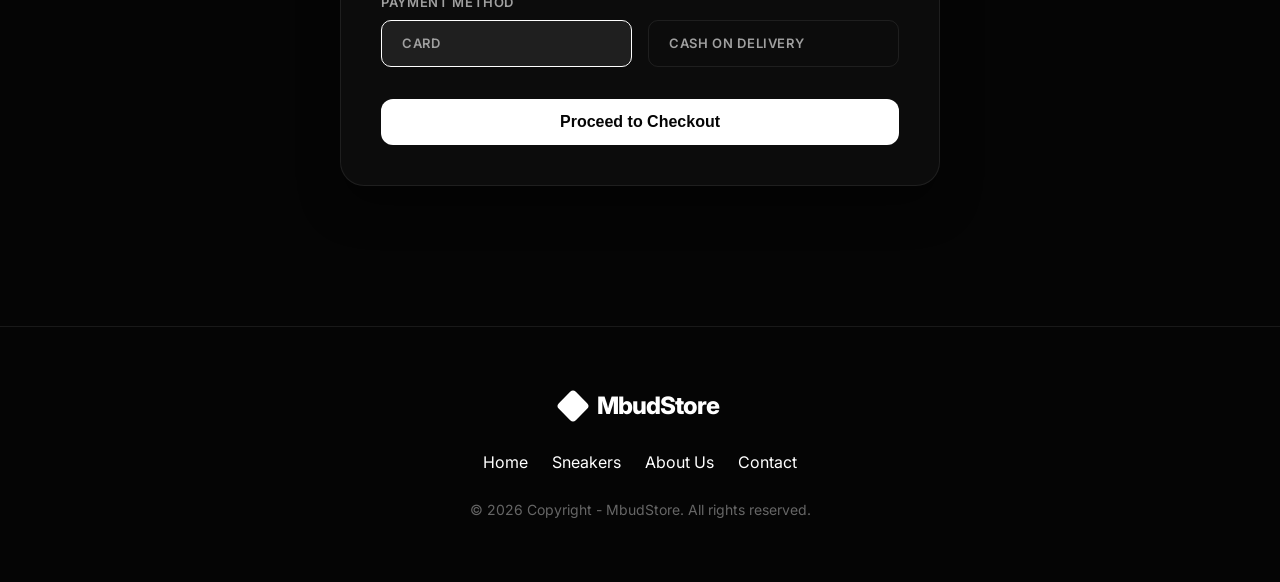
<file: running.html>
<!doctype html>
<html lang="en">
<head>
  <meta charset="utf-8">
  <meta name="viewport" content="width=device-width, initial-scale=1.0">
  <title>Converse Collection - MbudStore Premium</title>
  <link rel="stylesheet" href="css/style.css">
  <script src="js/main.js" defer></script>
</head>
<body>
  <header class="site-header">
    <div class="nav-container">
      <a href="index.html" class="brand">MbudStore</a>
      <button class="menu-toggle" aria-label="Toggle Menu"><span class="menu-icon"></span></button>
      <nav class="nav-menu">
        <ul>
          <li><a href="index.html" class="nav-link">Home</a></li>
          <li><a href="sneakers.html" class="nav-link">Nike</a></li>
          <li><a href="running.html" class="nav-link active">Converse</a></li>
          <li><a href="casual.html" class="nav-link">Adidas</a></li>
          <li><a href="about.html" class="nav-link">About</a></li>
          <li><a href="contact.html" class="nav-link">Contact</a></li>
        </ul>
      </nav>
      <div class="nav-actions">
        <a href="login.html" class="btn btn-outline" style="padding: 8px 16px; font-size: 14px;">Login</a>
        <a href="register.html" class="btn btn-primary" style="padding: 8px 16px; font-size: 14px;">Register</a>
      </div>
    </div>
  </header>

  <div class="page-wrapper">
    <main class="main-container">
      <section class="section reveal pt-40" style="margin-top: 40px;">
        <div class="section-header">
          <h2>Converse Collection</h2>
        </div>
        <div class="shoe-grid">
          <div class="shoe-card">
            <div class="shoe-image-wrap"><img src="images/runner1.jpg" alt="Converse Chuck Taylor" onerror="this.src=''; this.style.opacity=0;"></div>
            <div class="shoe-info">
              <div class="shoe-title">Converse "Chuck Taylor All-Star" Full Black</div>
              <div class="shoe-meta"><div class="shoe-price">$95</div></div>
            </div>
          </div>
          <div class="shoe-card">
            <div class="shoe-image-wrap"><img src="images/runner2.jpg" alt="Converse Chuck Taylor" onerror="this.src=''; this.style.opacity=0;"></div>
            <div class="shoe-info">
              <div class="shoe-title">Converse "Chuck Taylor All-Star" OG White</div>
              <div class="shoe-meta"><div class="shoe-price">$90</div></div>
            </div>
          </div>
          <div class="shoe-card">
            <div class="shoe-image-wrap"><img src="images/runner3.jpg" alt="Converse Chuck Taylor" onerror="this.src=''; this.style.opacity=0;"></div>
            <div class="shoe-info">
              <div class="shoe-title">Converse "Chuck Taylor All-Star" Navy Blue</div>
              <div class="shoe-meta"><div class="shoe-price">$95</div></div>
            </div>
          </div>
          <div class="shoe-card">
            <div class="shoe-image-wrap"><img src="images/runner4.jpg" alt="Converse Chuck Taylor" onerror="this.src=''; this.style.opacity=0;"></div>
            <div class="shoe-info">
              <div class="shoe-title">Converse "Chuck Taylor All-Star" Light Red</div>
              <div class="shoe-meta"><div class="shoe-price">$95</div></div>
            </div>
          </div>
          <div class="shoe-card">
            <div class="shoe-image-wrap"><img src="images/runner5.jpg" alt="Converse Chuck Taylor" onerror="this.src=''; this.style.opacity=0;"></div>
            <div class="shoe-info">
              <div class="shoe-title">Converse "Chuck Taylor All-Star" Coca-Cola Chuck 70</div>
              <div class="shoe-meta"><div class="shoe-price">$130</div></div>
            </div>
          </div>
          <div class="shoe-card">
            <div class="shoe-image-wrap"><img src="images/runner6.jpg" alt="Converse Chuck Taylor" onerror="this.src=''; this.style.opacity=0;"></div>
            <div class="shoe-info">
              <div class="shoe-title">Converse "Chuck Taylor All-Star" X Doraemon</div>
              <div class="shoe-meta"><div class="shoe-price">$130</div></div>
            </div>
          </div>
          <div class="shoe-card">
            <div class="shoe-image-wrap"><img src="images/runner7.jpg" alt="Converse Sport" onerror="this.src=''; this.style.opacity=0;"></div>
            <div class="shoe-info">
              <div class="shoe-title">Converse Sport Casual "Dark Copper"</div>
              <div class="shoe-meta"><div class="shoe-price">$60</div></div>
            </div>
          </div>
          <div class="shoe-card">
            <div class="shoe-image-wrap"><img src="images/runner8.jpg" alt="Converse Sport" onerror="this.src=''; this.style.opacity=0;"></div>
            <div class="shoe-info">
              <div class="shoe-title">Converse Sport Casual "Beige"</div>
              <div class="shoe-meta"><div class="shoe-price">$60</div></div>
            </div>
          </div>
        </div>
      </section>

      <section class="section reveal">
        <div class="card-form my-40" style="max-width: 600px;">
          <h2 class="text-center mb-24">Purchase Item</h2>
          <form id="purchaseForm">
            <div class="form-group">
              <label>Select Item</label>
              <select id="itemSel" class="form-control">
                <option>Converse "Chuck Taylor All-Star" Full Black</option>
                <option>Converse "Chuck Taylor All-Star" OG White</option>
                <option>Converse "Chuck Taylor All-Star" Navy Blue</option>
                <option>Converse "Chuck Taylor All-Star" Light Red</option>
                <option>Converse "Chuck Taylor All-Star" Coca-Cola Chuck 70</option>
                <option>Converse "Chuck Taylor All-Star" X Doraemon</option>
                <option>Converse Sport Casual "Dark Copper"</option>
                <option>Converse Sport Casual "Beige"</option>
              </select>
            </div>
            <div class="form-group">
              <label>Quantity</label>
              <input id="qty" type="number" class="form-control" value="1" min="1">
              <div id="errQty" class="form-error"></div>
            </div>
            <div class="form-group">
              <label>Payment Method</label>
              <div class="radio-group">
                <label class="radio-label">
                  <input type="radio" name="pay" value="card" checked> Card
                </label>
                <label class="radio-label">
                  <input type="radio" name="pay" value="cod"> Cash on Delivery
                </label>
              </div>
            </div>
            <button type="submit" class="btn btn-primary w-100">Proceed to Checkout</button>
          </form>
        </div>
      </section>
    </main>

    <footer class="site-footer">
      <div class="footer-inner">
        <div class="brand">MbudStore</div>
        <div class="footer-links">
          <a href="index.html">Home</a>
          <a href="sneakers.html">Sneakers</a>
          <a href="about.html">About Us</a>
          <a href="contact.html">Contact</a>
        </div>
        <div class="footer-copy">© 2026 Copyright - MbudStore. All rights reserved.</div>
      </div>
    </footer>
  </div>
</body>
</html>
</file>
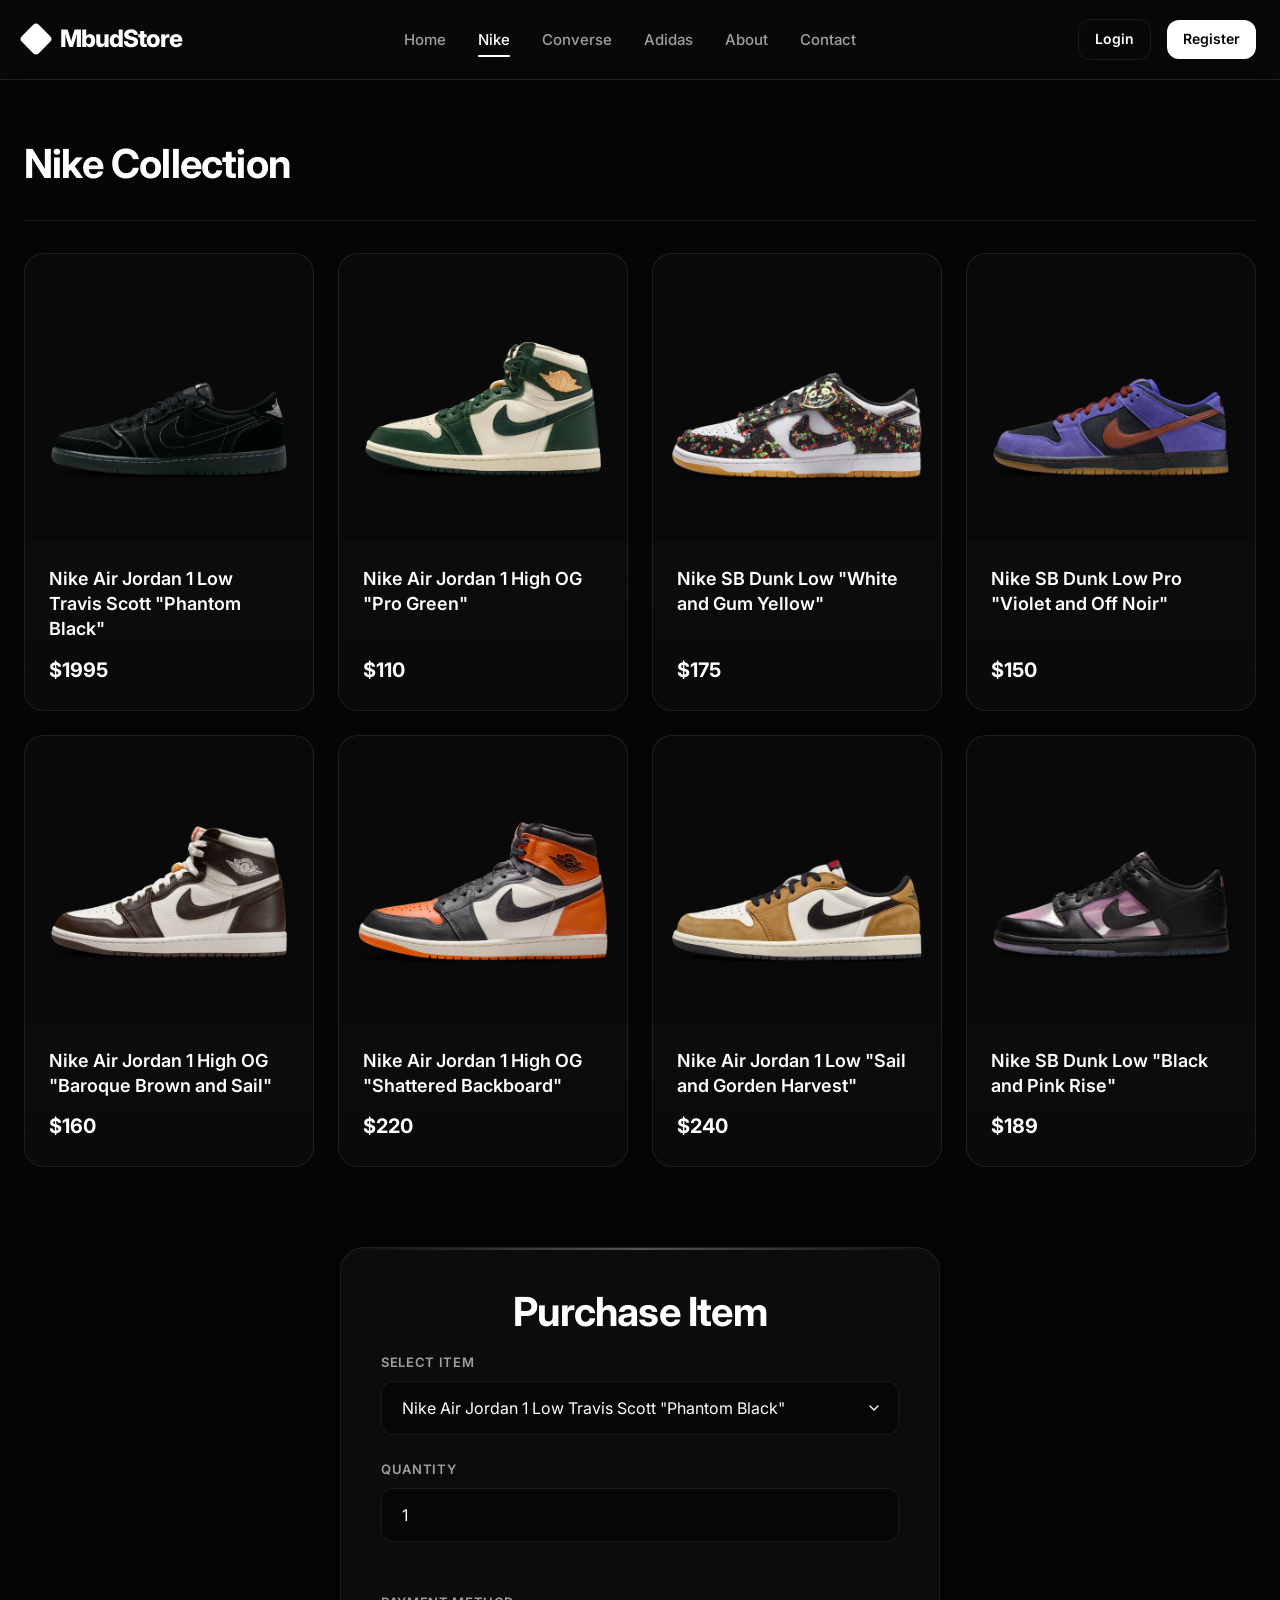
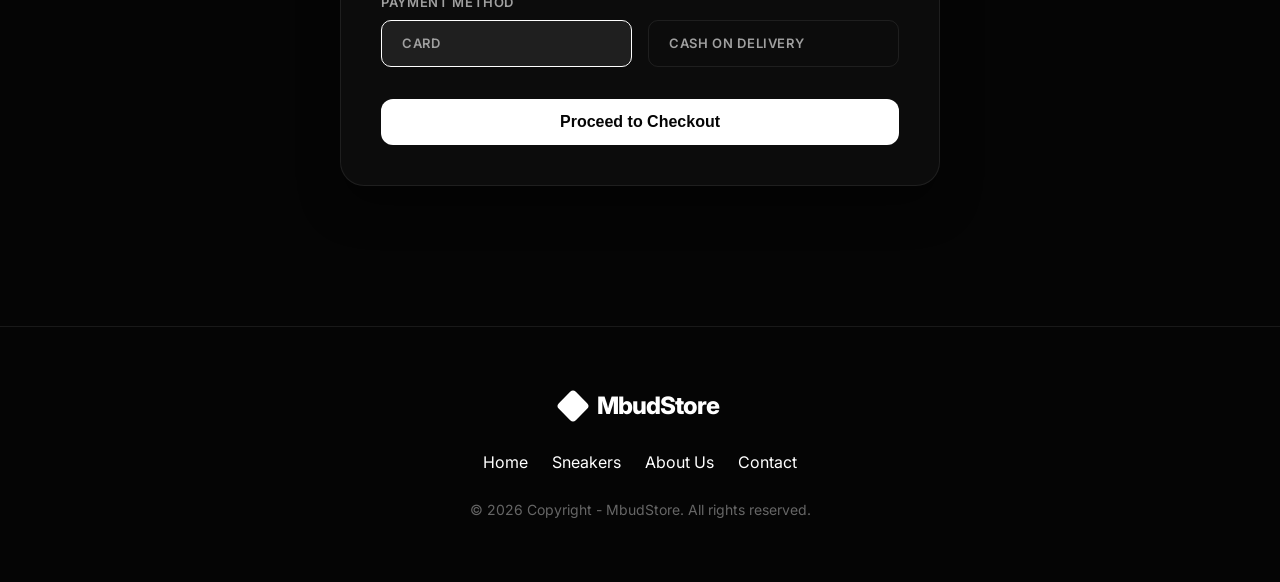
<file: sneakers.html>
<!doctype html>
<html lang="en">
<head>
  <meta charset="utf-8">
  <meta name="viewport" content="width=device-width, initial-scale=1.0">
  <title>Nike Collection - MbudStore Premium</title>
  <link rel="stylesheet" href="css/style.css">
  <script src="js/main.js" defer></script>
</head>
<body>
  <!-- Global Site Header -->
  <header class="site-header">
    <div class="nav-container">
      <a href="index.html" class="brand">MbudStore</a>
      <button class="menu-toggle" aria-label="Toggle Menu"><span class="menu-icon"></span></button>
      <nav class="nav-menu">
        <ul>
          <li><a href="index.html" class="nav-link">Home</a></li>
          <li><a href="sneakers.html" class="nav-link active">Nike</a></li>
          <li><a href="running.html" class="nav-link">Converse</a></li>
          <li><a href="casual.html" class="nav-link">Adidas</a></li>
          <li><a href="about.html" class="nav-link">About</a></li>
          <li><a href="contact.html" class="nav-link">Contact</a></li>
        </ul>
      </nav>
      <div class="nav-actions">
        <a href="login.html" class="btn btn-outline" style="padding: 8px 16px; font-size: 14px;">Login</a>
        <a href="register.html" class="btn btn-primary" style="padding: 8px 16px; font-size: 14px;">Register</a>
      </div>
    </div>
  </header>

  <div class="page-wrapper">
    <main class="main-container">
      <section class="section reveal pt-40" style="margin-top: 40px;">
        <div class="section-header">
          <h2>Nike Collection</h2>
        </div>
        <div class="shoe-grid">
          <div class="shoe-card">
            <div class="shoe-image-wrap"><img src="images/sneaker1.jpg" alt="Nike Air Jordan 1 Low Travis Scott Phantom Black" onerror="this.src=''; this.style.opacity=0;"></div>
            <div class="shoe-info">
              <div class="shoe-title">Nike Air Jordan 1 Low Travis Scott "Phantom Black"</div>
              <div class="shoe-meta"><div class="shoe-price">$1995</div></div>
            </div>
          </div>
          <div class="shoe-card">
            <div class="shoe-image-wrap"><img src="images/sneaker2.jpg" alt="Nike Air Jordan 1 High OG Pro Green" onerror="this.src=''; this.style.opacity=0;"></div>
            <div class="shoe-info">
              <div class="shoe-title">Nike Air Jordan 1 High OG "Pro Green"</div>
              <div class="shoe-meta"><div class="shoe-price">$110</div></div>
            </div>
          </div>
          <div class="shoe-card">
            <div class="shoe-image-wrap"><img src="images/sneaker3.jpg" alt="Nike SB Dunk Low White and Gum Yellow" onerror="this.src=''; this.style.opacity=0;"></div>
            <div class="shoe-info">
              <div class="shoe-title">Nike SB Dunk Low "White and Gum Yellow"</div>
              <div class="shoe-meta"><div class="shoe-price">$175</div></div>
            </div>
          </div>
          <div class="shoe-card">
            <div class="shoe-image-wrap"><img src="images/sneaker4.jpg" alt="Nike SB Dunk Low Pro Violet and Off Noir" onerror="this.src=''; this.style.opacity=0;"></div>
            <div class="shoe-info">
              <div class="shoe-title">Nike SB Dunk Low Pro "Violet and Off Noir"</div>
              <div class="shoe-meta"><div class="shoe-price">$150</div></div>
            </div>
          </div>
          <div class="shoe-card">
            <div class="shoe-image-wrap"><img src="images/sneaker5.jpg" alt="Nike Air Jordan 1 High OG Baroque Brown and Sail" onerror="this.src=''; this.style.opacity=0;"></div>
            <div class="shoe-info">
              <div class="shoe-title">Nike Air Jordan 1 High OG "Baroque Brown and Sail"</div>
              <div class="shoe-meta"><div class="shoe-price">$160</div></div>
            </div>
          </div>
          <div class="shoe-card">
            <div class="shoe-image-wrap"><img src="images/sneaker6.jpg" alt="Nike Air Jordan 1 High OG Shattered Backboard" onerror="this.src=''; this.style.opacity=0;"></div>
            <div class="shoe-info">
              <div class="shoe-title">Nike Air Jordan 1 High OG "Shattered Backboard"</div>
              <div class="shoe-meta"><div class="shoe-price">$220</div></div>
            </div>
          </div>
          <div class="shoe-card">
            <div class="shoe-image-wrap"><img src="images/sneaker7.jpg" alt="Nike Air Jordan 1 Low Sail and Gorden Harvest" onerror="this.src=''; this.style.opacity=0;"></div>
            <div class="shoe-info">
              <div class="shoe-title">Nike Air Jordan 1 Low "Sail and Gorden Harvest"</div>
              <div class="shoe-meta"><div class="shoe-price">$240</div></div>
            </div>
          </div>
          <div class="shoe-card">
            <div class="shoe-image-wrap"><img src="images/sneaker8.jpg" alt="Nike SB Dunk Low Black and Pink Rise" onerror="this.src=''; this.style.opacity=0;"></div>
            <div class="shoe-info">
              <div class="shoe-title">Nike SB Dunk Low "Black and Pink Rise"</div>
              <div class="shoe-meta"><div class="shoe-price">$189</div></div>
            </div>
          </div>
        </div>
      </section>

      <section class="section reveal">
        <div class="card-form my-40" style="max-width: 600px;">
          <h2 class="text-center mb-24">Purchase Item</h2>
          <form id="purchaseForm">
            <div class="form-group">
              <label>Select Item</label>
              <select id="itemSel" class="form-control">
                <option>Nike Air Jordan 1 Low Travis Scott "Phantom Black"</option>
                <option>Nike Air Jordan 1 High OG "Pro Green"</option>
                <option>Nike SB Dunk Low "White and Gum Yellow"</option>
                <option>Nike SB Dunk Low Pro "Violet and Off Noir"</option>
                <option>Nike Air Jordan 1 High OG "Baroque Brown and Sail"</option>
                <option>Nike Air Jordan 1 High OG "Shattered Backboard"</option>
                <option>Nike Air Jordan 1 Low "Sail and Gorden Harvest"</option>
                <option>Nike SB Dunk Low "Black and Pink Rise"</option>
              </select>
            </div>
            <div class="form-group">
              <label>Quantity</label>
              <input id="qty" type="number" class="form-control" value="1" min="1">
              <div id="errQty" class="form-error"></div>
            </div>
            <div class="form-group">
              <label>Payment Method</label>
              <div class="radio-group">
                <label class="radio-label">
                  <input type="radio" name="pay" value="card" checked> Card
                </label>
                <label class="radio-label">
                  <input type="radio" name="pay" value="cod"> Cash on Delivery
                </label>
              </div>
            </div>
            <button type="submit" class="btn btn-primary w-100">Proceed to Checkout</button>
          </form>
        </div>
      </section>
    </main>

    <!-- Global Footer -->
    <footer class="site-footer">
      <div class="footer-inner">
        <div class="brand">MbudStore</div>
        <div class="footer-links">
          <a href="index.html">Home</a>
          <a href="sneakers.html">Sneakers</a>
          <a href="about.html">About Us</a>
          <a href="contact.html">Contact</a>
        </div>
        <div class="footer-copy">© 2026 Copyright - MbudStore. All rights reserved.</div>
      </div>
    </footer>
  </div>
</body>
</html>
</file>
<file: css/style.css>
@import url('https://fonts.googleapis.com/css2?family=Inter:wght@300;400;500;600;700;800&display=swap');

:root {
  --bg-color: #050505;
  --surface-color: rgba(255, 255, 255, 0.03);
  --surface-hover: rgba(255, 255, 255, 0.08);
  --border-color: rgba(255, 255, 255, 0.08);
  --glass-bg: rgba(10, 10, 10, 0.6);
  --glass-border: rgba(255, 255, 255, 0.1);
  --text-primary: #ffffff;
  --text-secondary: #a0a0a0;
  --text-muted: #666666;
  --accent-color: #ffffff;
  --accent-hover: #e0e0e0;
  --error-color: #ff4a4a;
  --success-color: #4aff8a;
  
  --transition-fast: 0.2s cubic-bezier(0.4, 0, 0.2, 1);
  --transition-normal: 0.3s cubic-bezier(0.4, 0, 0.2, 1);
  --transition-slow: 0.5s cubic-bezier(0.4, 0, 0.2, 1);
  --transition-bounce: 0.5s cubic-bezier(0.34, 1.56, 0.64, 1);
}

* {
  box-sizing: border-box;
  margin: 0;
  padding: 0;
}

body {
  font-family: 'Inter', -apple-system, BlinkMacSystemFont, 'Segoe UI', Roboto, sans-serif;
  background-color: var(--bg-color);
  color: var(--text-primary);
  line-height: 1.6;
  overflow-x: hidden;
}

a {
  color: inherit;
  text-decoration: none;
  transition: color var(--transition-fast);
}

ul {
  list-style: none;
}

/* --- Layout --- */
.page-wrapper {
  position: relative;
  z-index: 1;
  min-height: 100vh;
  display: flex;
  flex-direction: column;
}

.main-container {
  width: 100%;
  max-width: 1280px;
  margin: 0 auto;
  padding: 100px 24px 60px; /* Top padding accounts for fixed header */
  flex: 1;
}

/* --- Typography --- */
h1, h2, h3, h4, h5, h6 {
  font-weight: 700;
  line-height: 1.2;
  margin-bottom: 16px;
  letter-spacing: -0.02em;
}

h1 { font-size: clamp(32px, 5vw, 56px); }
h2 { font-size: clamp(28px, 4vw, 40px); }
h3 { font-size: clamp(22px, 3vw, 28px); }

p {
  color: var(--text-secondary);
  margin-bottom: 16px;
  font-size: 16px;
}

.text-gradient {
  background: linear-gradient(135deg, #fff 0%, #888 100%);
  -webkit-background-clip: text;
  -webkit-text-fill-color: transparent;
  background-clip: text;
}

/* --- Navigation (Glassmorphism) --- */
.site-header {
  position: fixed;
  top: 0;
  left: 0;
  width: 100%;
  height: 80px;
  z-index: 1000;
  background: var(--glass-bg);
  backdrop-filter: blur(16px);
  -webkit-backdrop-filter: blur(16px);
  border-bottom: 1px solid var(--glass-border);
  transition: transform var(--transition-normal), background var(--transition-normal);
}

.site-header.scrolled {
  background: rgba(5, 5, 5, 0.85);
  height: 70px;
}

.nav-container {
  max-width: 1280px;
  margin: 0 auto;
  padding: 0 24px;
  height: 100%;
  display: flex;
  justify-content: space-between;
  align-items: center;
}

.brand {
  font-size: 24px;
  font-weight: 800;
  letter-spacing: -0.04em;
  color: var(--text-primary);
  display: flex;
  align-items: center;
  gap: 12px;
  position: relative;
  z-index: 1001;
}

.brand::before {
  content: '';
  display: block;
  width: 24px;
  height: 24px;
  background: #fff;
  border-radius: 4px;
  transform: rotate(45deg);
}

.nav-menu {
  display: flex;
  align-items: center;
}

.nav-menu ul {
  display: flex;
  align-items: center;
  gap: 32px;
}

.nav-link {
  font-size: 15px;
  font-weight: 500;
  color: var(--text-secondary);
  position: relative;
  padding: 8px 0;
}

.nav-link:hover, .nav-link.active {
  color: var(--text-primary);
}

.nav-link::after {
  content: '';
  position: absolute;
  bottom: 0;
  left: 50%;
  width: 0;
  height: 2px;
  background-color: var(--text-primary);
  transition: width var(--transition-bounce), left var(--transition-bounce);
  border-radius: 2px;
}

.nav-link:hover::after, .nav-link.active::after {
  width: 100%;
  left: 0;
}

.nav-actions {
  display: flex;
  gap: 16px;
  align-items: center;
}

/* Mobile Menu Toggle */
.menu-toggle {
  display: none;
  background: transparent;
  border: none;
  cursor: pointer;
  padding: 8px;
  z-index: 1001;
}

.menu-icon {
  display: block;
  position: relative;
  width: 24px;
  height: 2px;
  background-color: var(--text-primary);
  transition: var(--transition-normal);
}

.menu-icon::before, .menu-icon::after {
  content: '';
  position: absolute;
  width: 24px;
  height: 2px;
  background-color: var(--text-primary);
  transition: var(--transition-normal);
  left: 0;
}

.menu-icon::before { top: -8px; }
.menu-icon::after { bottom: -8px; }

.menu-toggle.is-active .menu-icon { background-color: transparent; }
.menu-toggle.is-active .menu-icon::before { top: 0; transform: rotate(45deg); }
.menu-toggle.is-active .menu-icon::after { bottom: 0; transform: rotate(-45deg); }


/* --- Hero Section --- */
.header-hero {
  min-height: 70vh;
  display: flex;
  flex-direction: column;
  justify-content: center;
  align-items: center;
  text-align: center;
  position: relative;
  padding: 40px 20px;
  border-radius: 24px;
  margin-bottom: 60px;
  background: radial-gradient(circle at center, rgba(255,255,255,0.05) 0%, transparent 70%);
  overflow: hidden;
}

.header-hero::before {
  content: '';
  position: absolute;
  top: -50%;
  left: -50%;
  width: 200%;
  height: 200%;
  background: radial-gradient(circle at center, rgba(255,255,255,0.1) 0%, transparent 50%);
  opacity: 0.5;
  animation: rotateGlow 20s linear infinite;
  z-index: -1;
  pointer-events: none;
}

@keyframes rotateGlow {
  0% { transform: rotate(0deg); }
  100% { transform: rotate(360deg); }
}

.hero-subtitle {
  font-size: 14px;
  text-transform: uppercase;
  letter-spacing: 0.2em;
  color: var(--text-secondary);
  margin-bottom: 24px;
  display: inline-block;
  padding: 6px 16px;
  border: 1px solid var(--border-color);
  border-radius: 30px;
  background: var(--surface-color);
}

.btn {
  display: inline-flex;
  align-items: center;
  justify-content: center;
  padding: 14px 28px;
  font-size: 16px;
  font-weight: 600;
  border-radius: 12px;
  cursor: pointer;
  transition: var(--transition-bounce);
  border: none;
  text-align: center;
  gap: 8px;
}

.btn-primary {
  background: var(--text-primary);
  color: var(--bg-color);
}

.btn-primary:hover {
  transform: translateY(-4px);
  box-shadow: 0 10px 25px rgba(255,255,255,0.2);
}

.btn-outline {
  background: transparent;
  color: var(--text-primary);
  border: 1px solid var(--border-color);
}

.btn-outline:hover {
  background: var(--surface-hover);
  transform: translateY(-4px);
}

/* --- Cards & Grids --- */
.section {
  margin-bottom: 80px;
}

.section-header {
  display: flex;
  justify-content: space-between;
  align-items: flex-end;
  margin-bottom: 32px;
  border-bottom: 1px solid var(--border-color);
  padding-bottom: 16px;
}

.shoe-grid {
  display: flex;
  flex-wrap: wrap;
  justify-content: center;
  gap: 24px;
}

.shoe-card {
  flex: 1 1 280px;
  max-width: 340px;
  background: var(--surface-color);
  border: 1px solid var(--border-color);
  border-radius: 20px;
  overflow: hidden;
  position: relative;
  transition: transform var(--transition-normal), box-shadow var(--transition-normal);
  display: flex;
  flex-direction: column;
  transform-style: preserve-3d;
  will-change: transform;
}

/* The tilt effect is handled by JS, but we add a hover state as fallback/base */
.shoe-card:hover {
  box-shadow: 0 20px 40px rgba(0,0,0,0.5);
  border-color: rgba(255,255,255,0.2);
}

.shoe-image-wrap {
  width: 100%;
  padding-top: 100%; /* 1:1 Aspect Ratio */
  position: relative;
  overflow: hidden;
  background: rgba(0,0,0,0.2);
}

.shoe-card img {
  position: absolute;
  top: 0;
  left: 0;
  width: 100%;
  height: 100%;
  object-fit: cover;
  transition: transform var(--transition-slow);
}

.shoe-card:hover img {
  transform: scale(1.05);
}

.shoe-info {
  padding: 24px;
  display: flex;
  flex-direction: column;
  flex: 1;
  background: linear-gradient(to top, rgba(10,10,10,1), transparent);
}

.shoe-title {
  font-size: 18px;
  font-weight: 600;
  margin-bottom: 12px;
  line-height: 1.4;
  color: var(--text-primary);
}

.shoe-meta {
  display: flex;
  justify-content: space-between;
  align-items: flex-end;
  margin-top: auto;
}

.shoe-price {
  font-size: 20px;
  font-weight: 700;
  color: var(--text-primary);
}

/* --- Forms --- */
.card-form {
  background: var(--surface-color);
  border: 1px solid var(--border-color);
  border-radius: 24px;
  padding: 40px;
  max-width: 500px;
  margin: 0 auto;
  backdrop-filter: blur(10px);
  box-shadow: 0 20px 40px rgba(0,0,0,0.4);
  position: relative;
  overflow: hidden;
}

.card-form::before {
  content: '';
  position: absolute;
  top: 0; left: 0; right: 0;
  height: 2px;
  background: linear-gradient(90deg, transparent, #fff, transparent);
  opacity: 0.3;
}

.form-group {
  margin-bottom: 24px;
  position: relative;
}

.form-group label {
  display: block;
  font-size: 13px;
  font-weight: 600;
  text-transform: uppercase;
  letter-spacing: 0.05em;
  color: var(--text-secondary);
  margin-bottom: 8px;
}

.form-control {
  width: 100%;
  padding: 16px 20px;
  background: rgba(0,0,0,0.5);
  border: 1px solid var(--border-color);
  border-radius: 12px;
  color: var(--text-primary);
  font-size: 16px;
  font-family: inherit;
  transition: var(--transition-normal);
}

.form-control:focus {
  outline: none;
  border-color: rgba(255,255,255,0.4);
  box-shadow: 0 0 0 4px rgba(255,255,255,0.05);
  background: rgba(0,0,0,0.8);
}

select.form-control {
  appearance: none;
  background-image: url("data:image/svg+xml,%3Csvg xmlns='http://www.w3.org/2000/svg' width='24' height='24' viewBox='0 0 24 24' fill='none' stroke='%23ffffff' stroke-width='2' stroke-linecap='round' stroke-linejoin='round'%3E%3Cpolyline points='6 9 12 15 18 9'%3E%3C/polyline%3E%3C/svg%3E");
  background-repeat: no-repeat;
  background-position: right 16px center;
  background-size: 16px;
}

.form-error {
  color: var(--error-color);
  font-size: 13px;
  margin-top: 6px;
  display: block;
  min-height: 20px;
}

.radio-group {
  display: flex;
  gap: 16px;
  margin-top: 8px;
}

.radio-label {
  display: flex;
  align-items: center;
  gap: 8px;
  cursor: pointer;
  padding: 12px 20px;
  border: 1px solid var(--border-color);
  border-radius: 10px;
  flex: 1;
  justify-content: center;
  transition: var(--transition-normal);
}

.radio-label:has(input:checked) {
  background: var(--surface-hover);
  border-color: var(--text-primary);
}

.radio-label input {
  display: none;
}

/* --- Footer --- */
.site-footer {
  border-top: 1px solid var(--border-color);
  padding: 60px 24px;
  text-align: center;
  margin-top: auto;
}

.footer-inner {
  max-width: 1280px;
  margin: 0 auto;
  display: flex;
  flex-direction: column;
  align-items: center;
  gap: 24px;
}

.footer-links {
  display: flex;
  gap: 24px;
  flex-wrap: wrap;
  justify-content: center;
}

.footer-copy {
  color: var(--text-muted);
  font-size: 14px;
}

/* --- Scroll Reveal Animations --- */
.reveal {
  opacity: 0;
  transform: translateY(30px);
  will-change: opacity, transform;
  transition: opacity 0.8s cubic-bezier(0.2, 0.8, 0.2, 1), transform 0.8s cubic-bezier(0.2, 0.8, 0.2, 1);
}

.reveal.active {
  opacity: 1;
  transform: translateY(0);
}

.reveal-delay-1 { transition-delay: 0.1s; }
.reveal-delay-2 { transition-delay: 0.2s; }
.reveal-delay-3 { transition-delay: 0.3s; }

/* --- Marquee --- */
.marquee-wrapper {
  overflow: hidden;
  white-space: nowrap;
  width: 100%;
  padding: 12px 0;
  background: var(--surface-color);
  border-top: 1px solid var(--border-color);
  border-bottom: 1px solid var(--border-color);
}

.marquee-content {
  display: inline-block;
  animation: marquee 20s linear infinite;
  font-size: 14px;
  font-weight: 500;
  letter-spacing: 0.1em;
  text-transform: uppercase;
}

@keyframes marquee {
  0% { transform: translateX(0); }
  100% { transform: translateX(-50%); }
}

/* --- Contextual Classes --- */
.flex-center {
  display: flex;
  align-items: center;
  justify-content: center;
}

.w-100 { width: 100%; }
.mt-24 { margin-top: 24px; }
.text-center { text-align: center; }

/* --- Responsive --- */
@media (max-width: 900px) {
  .nav-menu {
    position: fixed;
    top: 70px;
    left: 0;
    width: 100%;
    height: 0;
    background: var(--bg-color); /* fully opaque background */
    display: flex;
    flex-direction: column;
    justify-content: flex-start;
    align-items: center;
    overflow-y: auto;
    padding-bottom: 20px;
    transition: height var(--transition-slow);
    border-bottom: 1px solid var(--border-color);
  }

  .nav-menu ul {
    flex-direction: column;
    gap: 20px;
  }

  .site-header.menu-open .nav-menu {
    height: calc(100vh - 70px);
    padding-top: 40px;
    padding-bottom: 120px; /* Space for the absolute nav-actions */
  }

  .nav-menu .nav-link {
    font-size: 24px;
    opacity: 0;
    transform: translateY(20px);
    transition: opacity 0.3s ease, transform 0.3s ease;
  }
  
  .site-header.menu-open .nav-menu .nav-link {
    opacity: 1;
    transform: translateY(0);
  }
  
  .nav-menu li:nth-child(1) .nav-link { transition-delay: 0.1s; }
  .nav-menu li:nth-child(2) .nav-link { transition-delay: 0.15s; }
  .nav-menu li:nth-child(3) .nav-link { transition-delay: 0.2s; }
  .nav-menu li:nth-child(4) .nav-link { transition-delay: 0.25s; }
  .nav-menu li:nth-child(5) .nav-link { transition-delay: 0.3s; }
  .nav-menu li:nth-child(6) .nav-link { transition-delay: 0.35s; }

  .menu-toggle {
    display: block;
  }

  .nav-actions {
    display: none;
  }
  
  .site-header.menu-open .nav-actions {
    display: flex;
    flex-direction: column;
    width: 100%;
    padding: 0 40px;
    margin-top: auto;
    margin-bottom: 40px;
    gap: 16px;
  }

  .site-header.menu-open .nav-actions .btn {
    width: 100%;
  }
}

@media (max-width: 600px) {
  .main-container {
    padding-top: 80px;
  }
  
  .shoe-grid {
    flex-direction: column;
    align-items: center;
    gap: 56px; /* Enhanced gap for mobile legibility */
  }
  
  .shoe-card {
    max-width: 100%;
    width: 100%;
  }
  
  .card-form {
    padding: 24px;
    border-radius: 16px;
  }
}
</file>
